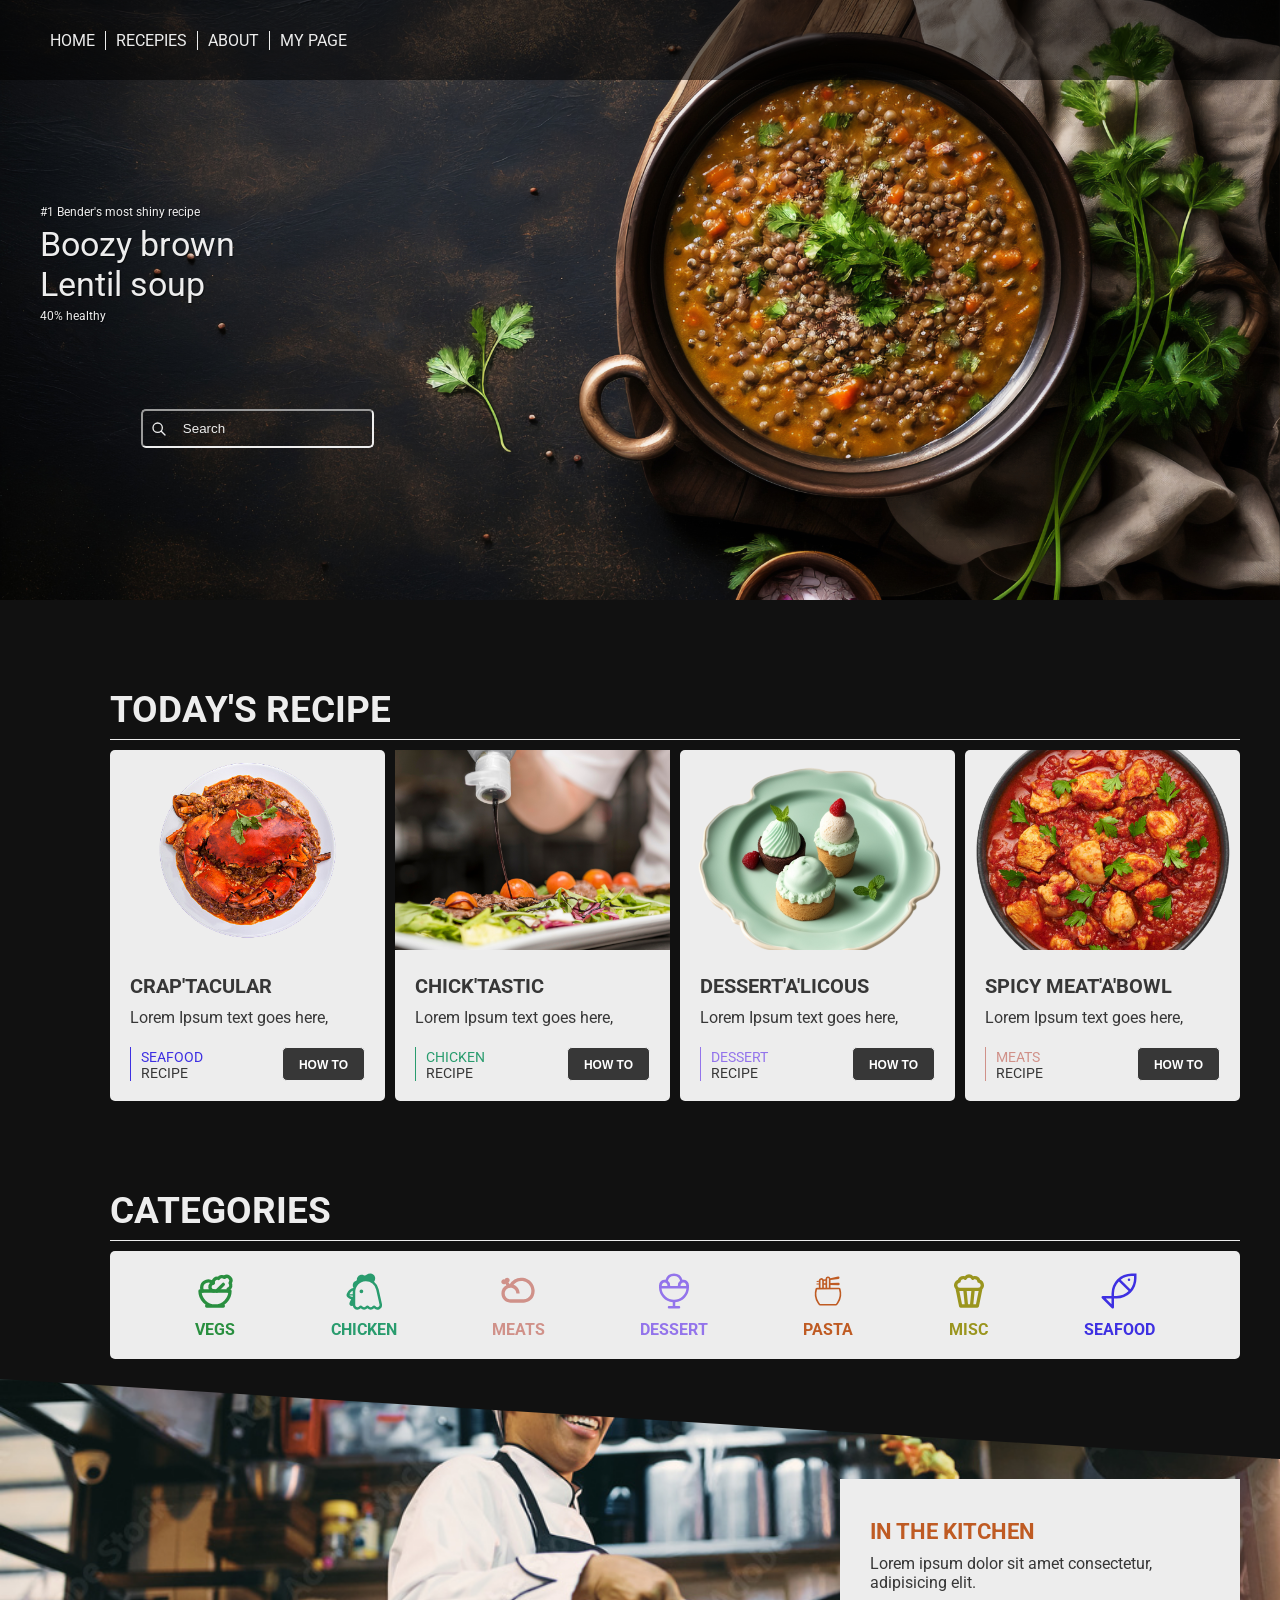
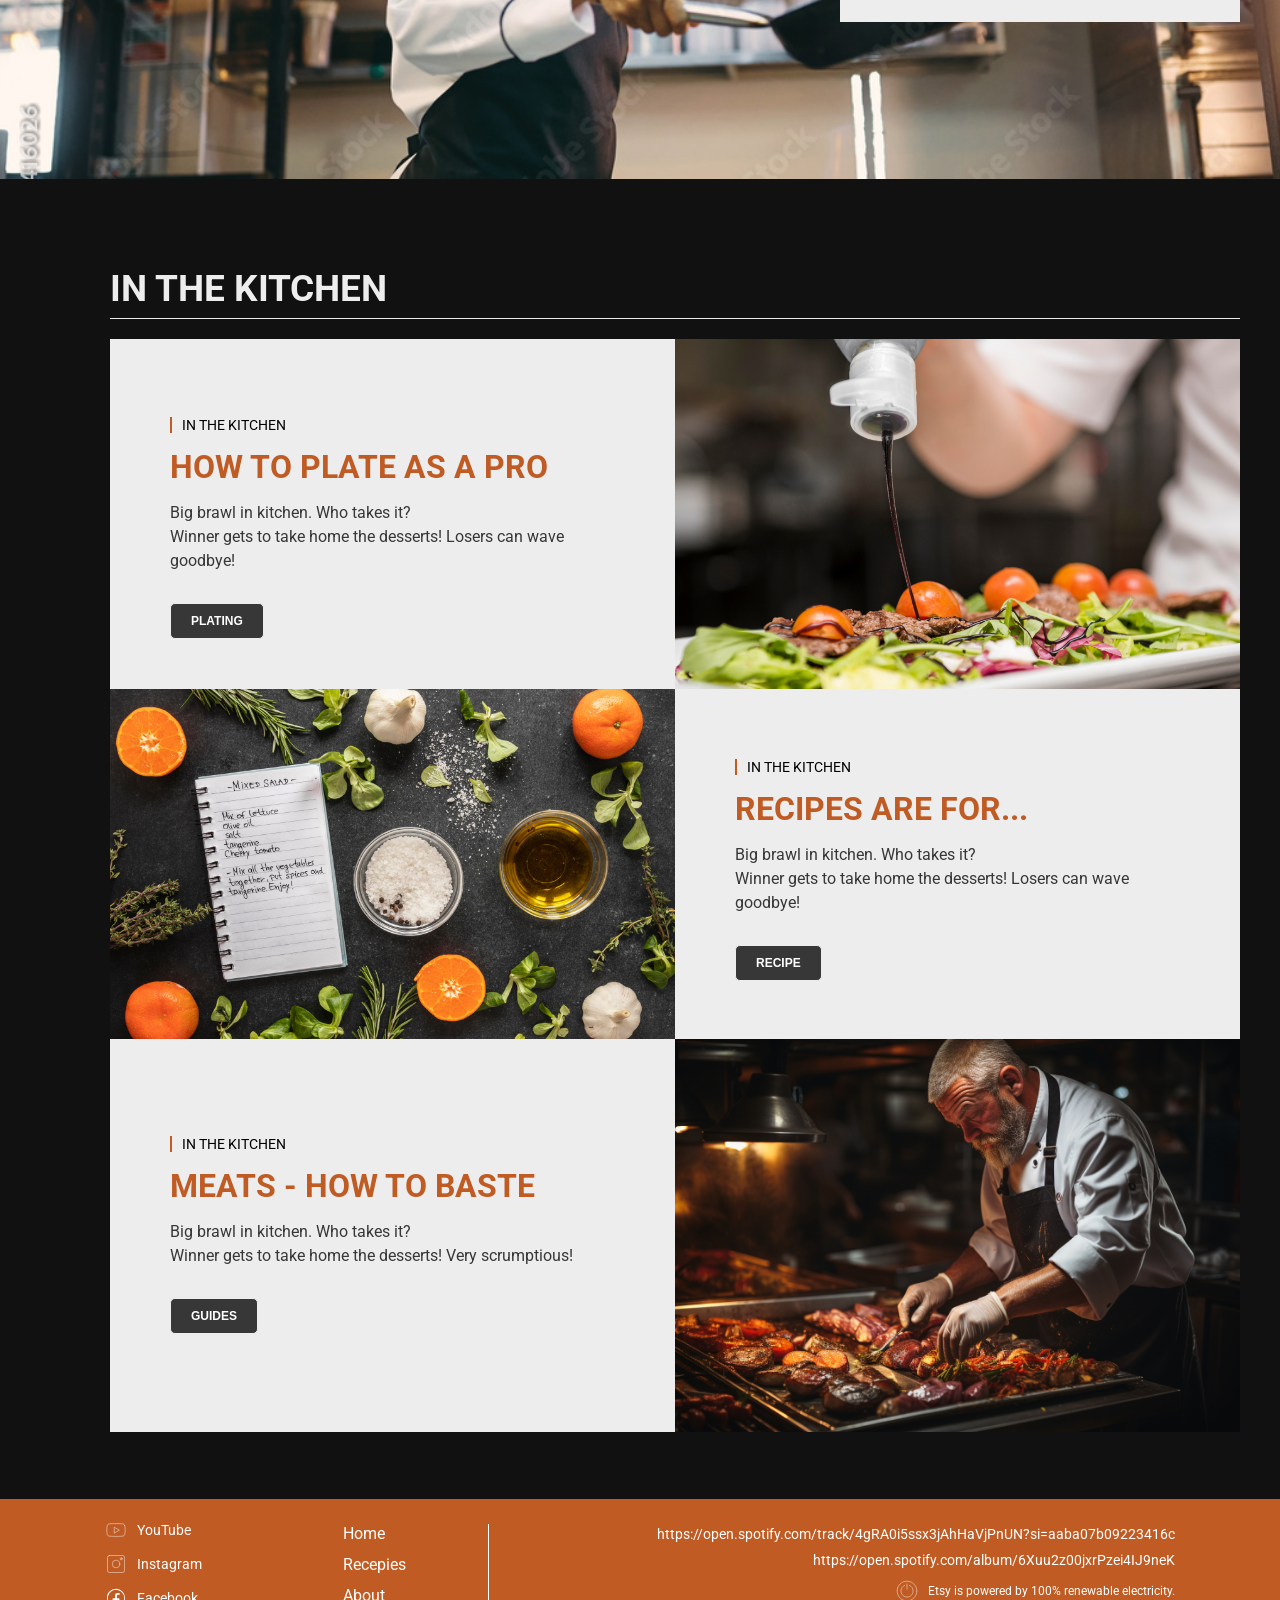
<file: index.html>
<!DOCTYPE html>
<html lang="en">
<head>
    <meta charset="UTF-8">
    <meta name="viewport" content="width=device-width, initial-scale=1.0">
    <title>Ukrainian Recipes</title>
    <meta http-equiv="refresh" content="0; url=homepage/homePage.html">
</head>
<body>
    <a href="homepage/homePage.html">Open website</a>
</body>
</html>
</file>
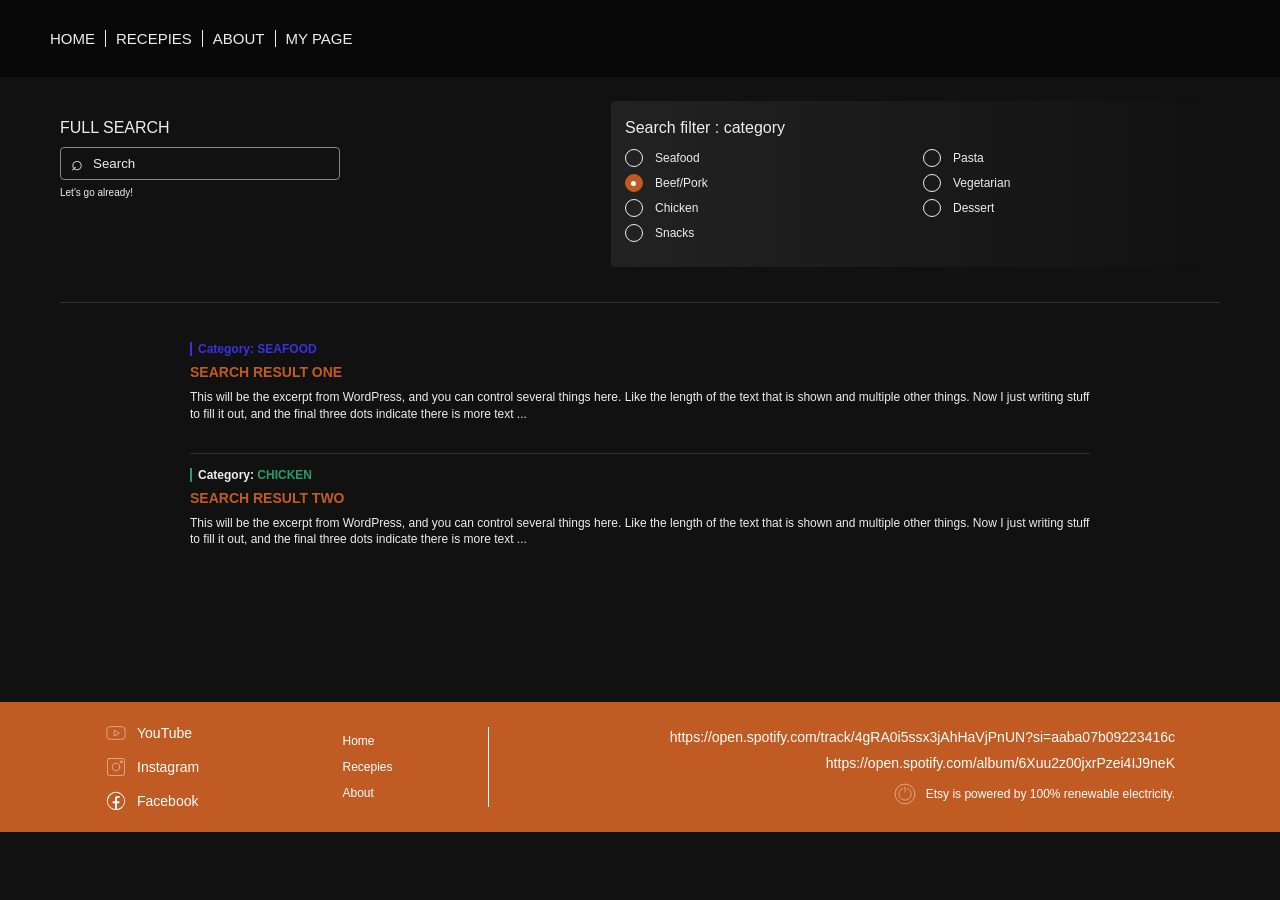
<file: aboutpage/about.html>
<!DOCTYPE html>
<html lang="en">
<head>
    <meta charset="UTF-8">
    <meta name="viewport" content="width=device-width, initial-scale=1.0">
    <title>Full Search</title>
    <link rel="stylesheet" href="./about.css">
</head>
<body>


    <div class="container">

        <!-- Navbar -->
        <nav class="navigation">
            <div class="menu-container">
                <ul>
                    <li><a href="../homepage/homePage.html">HOME</a></li>
                    <li><a href="../recepiespage/recepies.html">RECEPIES</a></li>
                    <li><a href="../aboutpage/about.html">ABOUT</a></li>
                    <li><a href="../mypage/mypage.html">MY PAGE</a></li>
                </ul>
            </div>
        </nav>

        <!-- Search and category filters -->
        <main>

            <section class="search-section">

                <div class="search-box">
                    <h2>FULL SEARCH</h2>

                    <div class="search-input-box">
                        <span>⌕</span>
                        <input  placeholder="Search">
                    </div>

                    <p>Let's go already!</p>
                </div>

                <div class="filters">
                    <h3>Search filter : category</h3>

                    <div class="categories">

                        <div>
                            <label>
                                <input type="radio" name="category">
                                Seafood
                            </label>

                            <label>
                                <input type="radio" name="category" checked>
                                Beef/Pork
                            </label>

                            <label>
                                <input type="radio" name="category">
                                Chicken
                            </label>

                            <label>
                                <input type="radio" name="category">
                                Snacks
                            </label>
                        </div>

                        <div>
                            <label>
                                <input type="radio" name="category">
                                Pasta
                            </label>

                            <label>
                                <input type="radio" name="category">
                                Vegetarian
                            </label>

                            <label>
                                <input type="radio" name="category">
                                Dessert
                            </label>
                        </div>

                    </div>
                </div>

            </section>

            <!-- Search results -->
            <section class="results">

                <article class="result">
                    <p class="category" data-category="seafood">
                        Category: <span>SEAFOOD</span>
                    </p>

                    <h3>SEARCH RESULT ONE</h3>

                    <p>
                        This will be the excerpt from WordPress, and you can
                        control several things here. Like the length of the text
                        that is shown and multiple other things. Now I just
                        writing stuff to fill it out, and the final three dots
                        indicate there is more text ...
                    </p>
                </article>

                <article class="result">
                    <p class="category" data-category="chicken">
                        Category: <span>CHICKEN</span>
                    </p>

                    <h3>SEARCH RESULT TWO</h3>

                    <p>
                        This will be the excerpt from WordPress, and you can
                        control several things here. Like the length of the text
                        that is shown and multiple other things. Now I just
                        writing stuff to fill it out, and the final three dots
                        indicate there is more text ...
                    </p>
                </article>

            </section>

        </main>

       <div class="footer">
        <div class="footer-container">
            <!--  Socials -->
            <div class="footer-col-socials">
                <a href="#">
                    <svg xmlns="http://www.w3.org/2000/svg" width="1em" height="1em" viewBox="0 0 48 48">
	<path d="M0 0h48v48H0z" fill="none" />
	<path fill="none" stroke="currentColor" stroke-linecap="round" stroke-linejoin="round" d="M43.112 14.394a5 5 0 0 0-3.533-3.533c-2.314-.894-24.732-1.332-31.236.025A5 5 0 0 0 4.81 14.42c-1.045 4.583-1.124 14.491.026 19.177a5 5 0 0 0 3.533 3.533c4.583 1.055 26.371 1.203 31.236 0a5 5 0 0 0 3.533-3.533c1.114-4.993 1.193-14.287-.026-19.203" />
	<path fill="none" stroke="currentColor" stroke-linecap="round" stroke-linejoin="round" d="M30.567 23.995L20.12 18.004v11.982Z" />
</svg>
                YouTube
                </a>
                <a href="#">
                    <svg xmlns="http://www.w3.org/2000/svg" width="1em" height="1em" viewBox="0 0 48 48">
	<path d="M0 0h48v48H0z" fill="none" />
	<rect width="37" height="37" x="5.5" y="5.5" fill="none" stroke="currentColor" stroke-linecap="round" stroke-linejoin="round" rx="4" ry="4" />
	<circle cx="35.35" cy="12.65" r="2.25" fill="none" stroke="currentColor" stroke-linecap="round" stroke-linejoin="round" />
	<circle cx="24" cy="24" r="8.25" fill="none" stroke="currentColor" stroke-linecap="round" stroke-linejoin="round" />
</svg>
                Instagram
                </a>
                <a href="#">
                    <svg xmlns="http://www.w3.org/2000/svg" width="1em" height="1em" viewBox="0 0 24 24">
	<path d="M0 0h24v24H0z" fill="none" />
	<path fill="currentColor" d="M19.02 4.975A9.93 9.93 0 0 0 2.07 12A9.935 9.935 0 0 0 12 21.935a10 10 0 0 0 3.8-.75a10.2 10.2 0 0 0 3.22-2.16a9.934 9.934 0 0 0 0-14.05m-.7 13.34a8.92 8.92 0 0 1-5.32 2.57v-6.56h1.88a1 1 0 0 0 0-2H13v-2.74a1 1 0 0 1 1-1h1.2a1 1 0 0 0 0-2h-1.7a2.5 2.5 0 0 0-2.5 2.5v3.24H9.13a1 1 0 1 0 0 2H11v6.56a8.919 8.919 0 1 1 9.26-5.47a9.1 9.1 0 0 1-1.94 2.9" />
</svg>
                Facebook
                </a>
            </div>



            <div class="words">
                <p>Home</p>
                <p>Recepies</p>
                <p>About</p>
            </div>

            <!-- Border -->
            <div class="footer-divider"></div>

            <!-- SpotifyEtsy -->
            <div class="footer-col-right">
                <div class="footer-spotify-links">
                    <a href="#">https://open.spotify.com/track/4gRA0i5ssx3jAhHaVjPnUN?si=aaba07b09223416c</a>
                    <a href="#">https://open.spotify.com/album/6Xuu2z00jxrPzei4IJ9neK</a>
                </div>
                <div class="footer-etsy">
                    <svg xmlns="http://www.w3.org/2000/svg" width="1em" height="1em" viewBox="0 0 48 48">
	                <path d="M0 0h48v48H0z" fill="none" />
	                <path fill="none" stroke="currentColor" stroke-linecap="round" stroke-linejoin="round" d="M24 8.408V19.81m5.255-7.944A13.22 13.22 0 0 1 37.223 24c0 7.303-5.92 13.223-13.223 13.223S10.777 31.303 10.777 24c0-5.27 3.129-10.037 7.964-12.133M45.5 24c0 11.874-9.626 21.5-21.5 21.5S2.5 35.874 2.5 24S12.126 2.5 24 2.5S45.5 12.126 45.5 24" />
                    </svg>

                    <span>Etsy is powered by 100% renewable electricity.</span>
                </div>
            </div>
        </div>
    </div>

    </div>

</body>
</html>
</file>
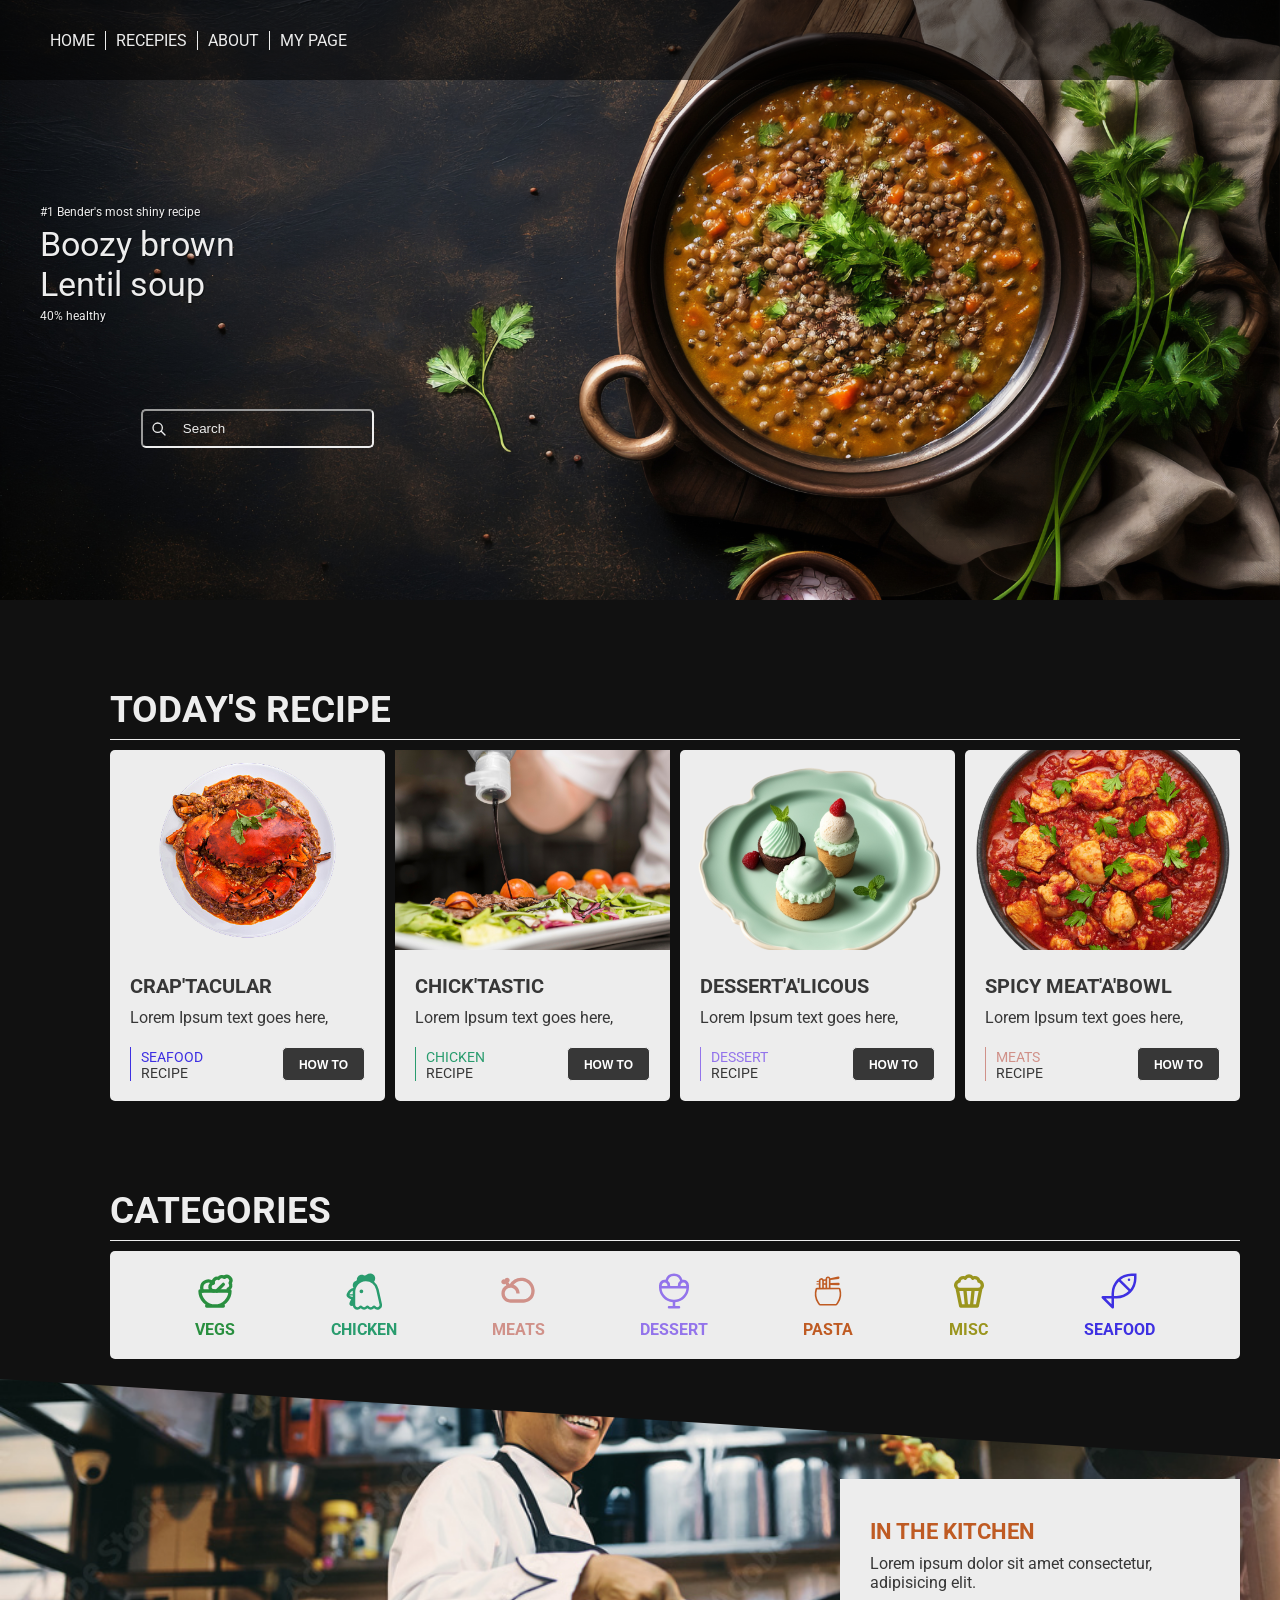
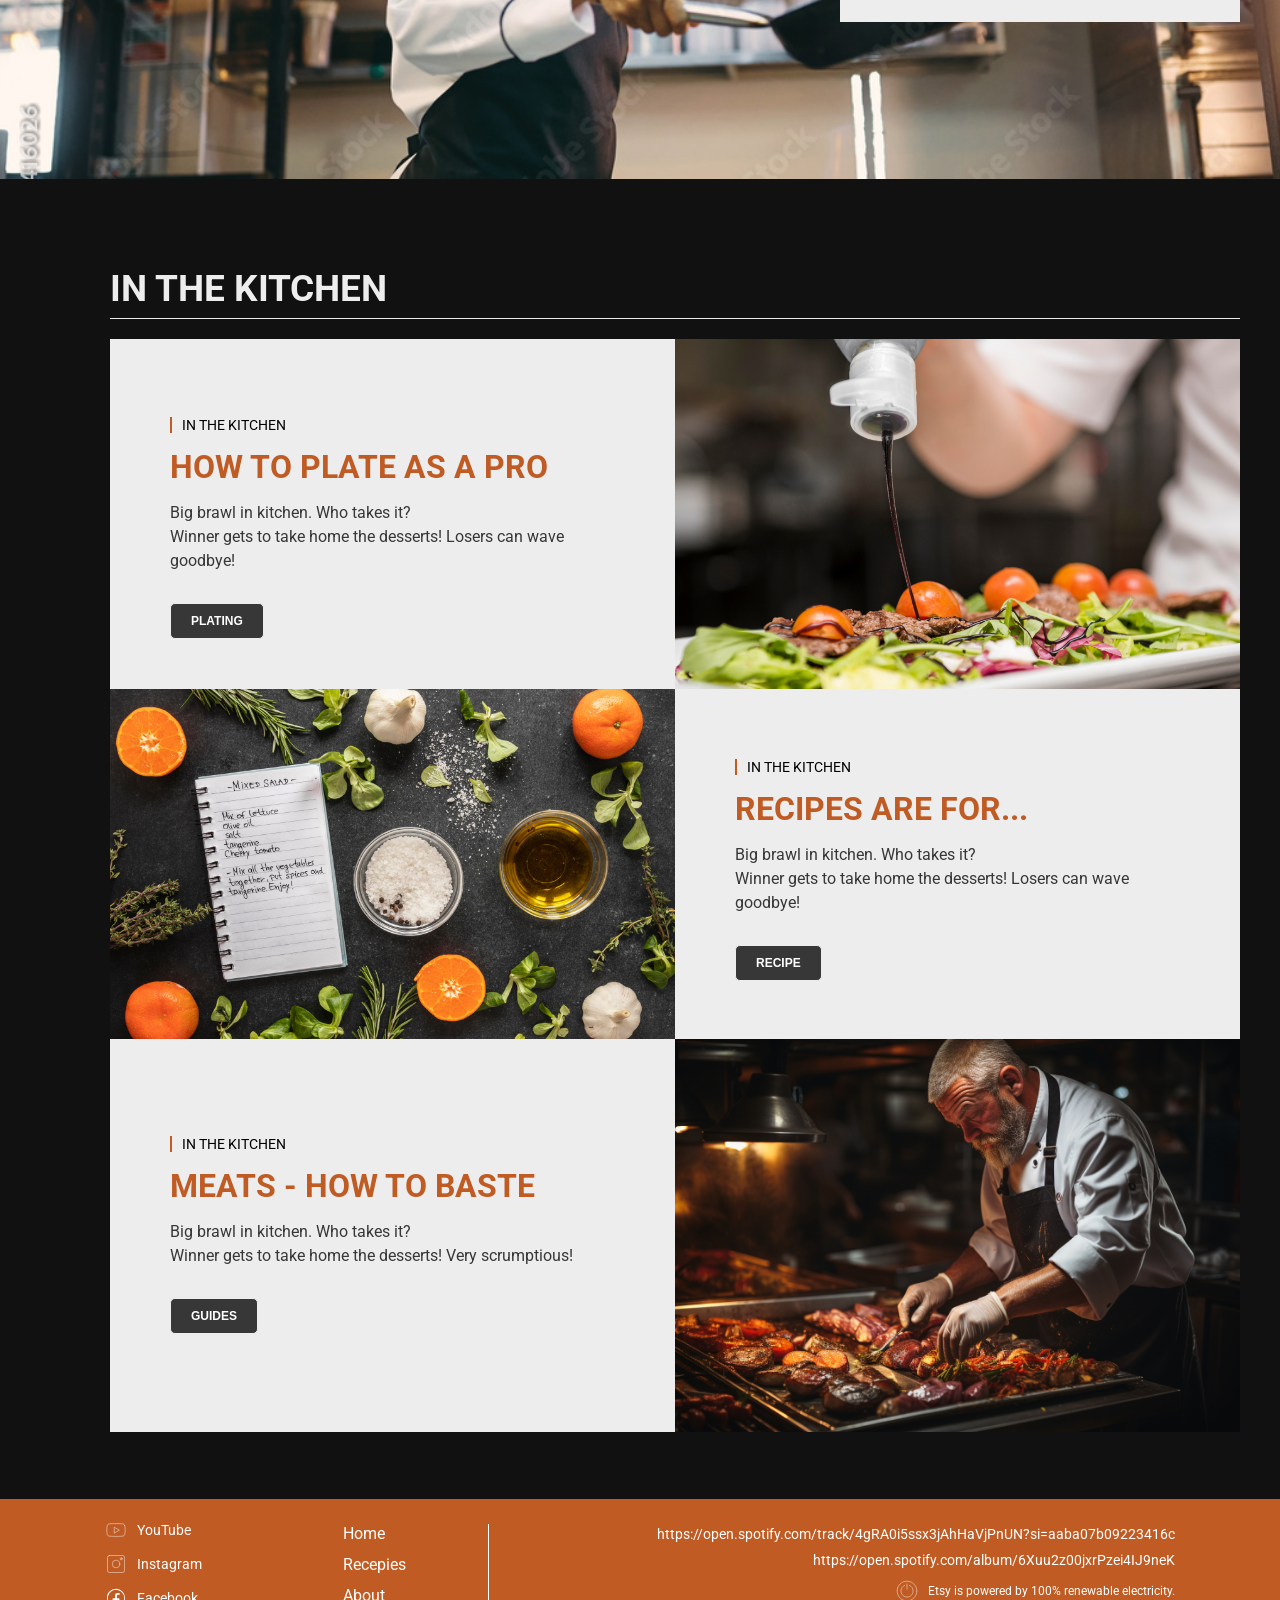
<file: homepage/homePage.html>
<!DOCTYPE html>
<html lang="en">
<head>
    <meta charset="UTF-8">
    <meta name="viewport" content="width=device-width, initial-scale=1.0">
    <title>Document</title>
    <link rel="preconnect" href="https://fonts.googleapis.com">
    <link rel="preconnect" href="https://fonts.gstatic.com" crossorigin>
    <link href="https://fonts.googleapis.com/css2?family=Roboto:ital,wght@0,100..900;1,100..900&display=swap" rel="stylesheet">
    <link rel="stylesheet" href="./home.css">
</head>
<body>
<div class="container">


    
    <nav class="navigation">
        <div class="menu-container">
            <ul>
                <li><a href="../homepage/homePage.html">HOME</a></li>
                <li><a href="../recepiespage/recepies.html">RECEPIES</a></li>
                <li><a href="../aboutpage/about.html">ABOUT</a></li>
                <li><a href="../mypage/mypage.html">MY PAGE</a></li>
            </ul>

        </div>
        <div class="hamburger-menu">
            <span>
            <svg xmlns="http://www.w3.org/2000/svg" width="1em" height="1em" viewBox="0 0 512 512">
	            <path d="M0 0h512v512H0z" fill="none" />
	            <path fill="currentColor" d="M80 96h352v32H80zm0 144h352v32H80zm0 144h352v32H80z" />
            </svg>

            </span>
        </div>
    </nav>

    <div class="mobile-menu">
            <ul>
                <li><a href="../homepage/homePage.html">HOME</a></li>
                <li><a href="../recepiespage/recepies.html">RECEPIES</a></li>
                <li><a href="../aboutpage/about.html">ABOUT</a></li>
                <li><a href="../mypage/mypage.html">MY PAGE</a></li>
            </ul>
    </div>


    <div class="hero">
        <div class="hero-container">
            <div class="hero-text">
                <h6> #1 Bender's most shiny recipe</h6>
                <h4>Boozy brown</h4>
                <h4>Lentil soup</h4>
                <h6> 40% healthy</h6>
            </div>

            <div class="hero-search">
                <div class="search-box">
                    <span class="search-icon">
                        <svg xmlns="http://www.w3.org/2000/svg" width="1em" height="1em" viewBox="0 0 24 24">
	<path d="M0 0h24v24H0z" fill="none" />
	<path fill="none" stroke="currentColor" stroke-linecap="round" stroke-linejoin="round" stroke-width="2" d="m15 15l6 6m-11-4a7 7 0 1 1 0-14a7 7 0 0 1 0 14" />
</svg>

                    </span>
                    <input type="text" placeholder="Search" class="search-input">
                </div>
            </div>


        </div>
    </div>


    <section class="todays_recepies">
        

        <div class="todays_recepies_headline">Today's Recipe</div>
        <div class="todays_recipes_content">
            <!--card-block start (copy me)-->
        <div class="todays_recipes_content_block">
            <div class="todays_recipes_content_block_image">
                <img src="../images/huyna.png" alt="">

            </div>
            <div class="todays_recipes_content_block_text">
                <div class="todays_recipes_content_block_text_top">
                    <h5>CRAP'TACULAR</h5>
                    <p>Lorem Ipsum text goes here,</p>
                </div>
                <div class="todays_recipes_content_block_text_bottom">
                    <div data-category="seafood" class="todays_recipes_content_bottom_area">
                        <div class="todays_recipes_content_bottom_area_left">
                            <p data-category="seafood" id="category-color">Seafood</p>
                            <p>Recipe</p>
                        </div>
                        <div class="todays_recipes_content_bottom_area_right">
                            <div class="todays_recipes_content_area_right_button">
                                <button>
                                    <a href="#">How to</a>
                                </button>
                            </div>
                        </div>
                    </div>
                </div>
            </div>
        </div>

        <!--card-block stop (copy me also)-->

                  <!--card-block start (copy me)-->
        <div class="todays_recipes_content_block">
            <div class="todays_recipes_content_block_image">
                <img src="../images/DENISBOT.jpg" alt="">

            </div>
            <div class="todays_recipes_content_block_text">
                <div class="todays_recipes_content_block_text_top">
                    <h5>CHICK'TASTIC</h5>
                    <p>Lorem Ipsum text goes here,</p>
                </div>
                <div class="todays_recipes_content_block_text_bottom">
                    <div data-category="seafood" class="todays_recipes_content_bottom_area">
                        <div class="todays_recipes_content_bottom_area_left">
                            <p data-category="seafood" id="category-color">chicken</p>
                            <p>Recipe</p>
                        </div>
                        <div class="todays_recipes_content_bottom_area_right">
                            <div class="todays_recipes_content_area_right_button">
                                <button>
                                    <a href="#">How to</a>
                                </button>
                            </div>
                        </div>
                    </div>
                </div>
            </div>
        </div>

        <!--card-block stop (copy me also)-->

                  <!--card-block start (copy me)-->
        <div class="todays_recipes_content_block">
            <div class="todays_recipes_content_block_image">
                <img src="../images/OLEGBUVTYT.png" alt="">

            </div>
            <div class="todays_recipes_content_block_text">
                <div class="todays_recipes_content_block_text_top">
                    <h5>DESSERT'A'LICOUS</h5>
                    <p>Lorem Ipsum text goes here,</p>
                </div>
                <div class="todays_recipes_content_block_text_bottom">
                    <div data-category="seafood" class="todays_recipes_content_bottom_area">
                        <div class="todays_recipes_content_bottom_area_left">
                            <p data-category="seafood" id="category-color">dessert</p>
                            <p>Recipe</p>
                        </div>
                        <div class="todays_recipes_content_bottom_area_right">
                            <div class="todays_recipes_content_area_right_button">
                                <button>
                                    <a href="#">How to</a>
                                </button>
                            </div>
                        </div>
                    </div>
                </div>
            </div>
        </div>

        <!--card-block stop (copy me also)-->

                  <!--card-block start (copy me)-->
        <div class="todays_recipes_content_block">
            <div class="todays_recipes_content_block_image">
                <img src="../images/VAMOSIGAMOS.png" alt="">

            </div>
            <div class="todays_recipes_content_block_text">
                <div class="todays_recipes_content_block_text_top">
                    <h5>SPICY MEAT'A'BOWL</h5>
                    <p>Lorem Ipsum text goes here,</p>
                </div>
                <div class="todays_recipes_content_block_text_bottom">
                    <div data-category="seafood" class="todays_recipes_content_bottom_area">
                        <div class="todays_recipes_content_bottom_area_left">
                            <p data-category="seafood" id="category-color">meats</p>
                            <p>Recipe</p>
                        </div>
                        <div class="todays_recipes_content_bottom_area_right">
                            <div class="todays_recipes_content_area_right_button">
                                <button>
                                    <a href="#">How to</a>
                                </button>
                            </div>
                        </div>
                    </div>
                </div>
            </div>
        </div>

        <!--card-block stop (copy me also)-->

        

        </div>



    </section>



    <section class="categories">
        <div class="todays_recepies_headline">Categories</div>
        <div class="categories_content">
            <div class="categories_content_block">
                <span data-category="vegs" class="iconify">
                   <svg xmlns="http://www.w3.org/2000/svg" width="1em" height="1em" viewBox="0 0 24 24">
	<path d="M0 0h24v24H0z" fill="none" />
	<g fill="none" stroke="currentColor" stroke-linecap="round" stroke-linejoin="round" stroke-width="2">
		<path d="M7 21h10m-5 0a9 9 0 0 0 9-9H3a9 9 0 0 0 9 9" />
		<path d="M11.38 12a2.4 2.4 0 0 1-.4-4.77a2.4 2.4 0 0 1 3.2-2.77a2.4 2.4 0 0 1 3.47-.63a2.4 2.4 0 0 1 3.37 3.37a2.4 2.4 0 0 1-1.1 3.7a2.5 2.5 0 0 1 .03 1.1M13 12l4-4" />
		<path d="M10.9 7.25A3.99 3.99 0 0 0 4 10c0 .73.2 1.41.54 2" />
	</g>
</svg>


                </span>
                <p data-category="vegs">Vegs</p>
            </div>

             <div class="categories_content_block">
                <span data-category="chicken" class="iconify">
    <svg xmlns="http://www.w3.org/2000/svg" width="1em" height="1em" viewBox="0 0 32 32">
	<path d="M0 0h32v32H0z" fill="none" />
	<g fill="currentColor">
		<path d="M15.42 16.25a1.5 1.5 0 1 1-3 0a1.5 1.5 0 0 1 3 0" />
		<path d="M21.19 2c3.336.077 4.97 4.034 2.87 6.502a10.35 10.35 0 0 1 3.65 6.085l2.646 11.865c.057.258.081.52.093.748l.001.025v.025a3.748 3.748 0 0 1-6.41 2.643A3.76 3.76 0 0 1 21.38 31a3.74 3.74 0 0 1-2.66-1.107A3.76 3.76 0 0 1 16.06 31a3.74 3.74 0 0 1-2.66-1.108A3.73 3.73 0 0 1 10.71 31c-1.894-.013-3.408-1.44-3.678-3.228a1.84 1.84 0 0 1-.891.228c-1.317 0-2.206-1.34-1.71-2.564l.89-2.126c.113-.268.286-.499.5-.677c-1.13-.302-2.228-.846-3.191-1.818c-.506-.507-.678-1.094-.603-1.691c.05-.395.221-.805.334-1.075l.05-.122l.016-.04l.02-.037c.627-1.244 1.384-2.247 2.327-2.983a6.56 6.56 0 0 1 2.716-1.25q.03-.095.063-.19A3.84 3.84 0 0 1 7 11.61a3.88 3.88 0 0 1 2.76-3.89c.33-.1.55-.4.55-.74v-.01c0-2.14 1.73-3.87 3.87-3.87c.56 0 1.09.12 1.57.33c.76.34 1.66.21 2.3-.33a4.72 4.72 0 0 1 3-1.1zM6.99 19.5H4.146c.806.772 1.757 1.156 2.844 1.343zm0-1v-1.64q0-.515.048-1.019a4.4 4.4 0 0 0-1.033.602c-.599.468-1.144 1.133-1.642 2.057zm18.758-3.523a8.34 8.34 0 0 0-8.574-6.768h-.001c-4.58.197-8.183 4.042-8.183 8.651V27.2c0 .995.79 1.794 1.737 1.8h.004a1.76 1.76 0 0 0 1.453-.758l.002-.003c.587-.82 1.836-.86 2.435.01c.324.458.846.751 1.439.751a1.77 1.77 0 0 0 1.442-.756l.004-.005c.586-.82 1.836-.86 2.435.01c.324.458.846.751 1.439.751a1.77 1.77 0 0 0 1.442-.756l.004-.005c.586-.82 1.836-.86 2.435.01c.324.458.846.751 1.439.751c.96 0 1.737-.77 1.75-1.727a2.5 2.5 0 0 0-.046-.385l-2.653-11.895z" />
	</g>
</svg>


                </span>
                <p data-category="chicken">Chicken</p>
            </div>
             <div class="categories_content_block">
                <span data-category="meats" class="iconify">
<svg xmlns="http://www.w3.org/2000/svg" width="1em" height="1em" viewBox="0 0 24 24">
	<path d="M0 0h24v24H0z" fill="none" />
	<path fill="currentColor" d="M3.5 8c.35 0 .66-.12.92-.32l.62.93a5.5 5.5 0 0 0-2.99 4.89c0 3 2.44 5.46 5.45 5.5h7.76c2.73 0 5.14-1.55 6.13-3.95c.48-1.15.67-2.38.58-3.64c-.27-3.71-3.24-6.86-6.92-7.34a8 8 0 0 0-7.99 3.95h-.02L6.22 6.8c.45-.26.76-.74.76-1.3c0-.83-.67-1.5-1.5-1.5c-.69 0-1.27.47-1.44 1.11A1.498 1.498 0 0 0 1.98 6.5c0 .83.67 1.5 1.5 1.5Zm4 2c1.93 0 3.5 1.57 3.5 3.5h2c0-2.4-1.55-4.44-3.7-5.19a6.02 6.02 0 0 1 5.5-2.26c2.75.36 4.98 2.72 5.18 5.5c.07.95-.08 1.87-.43 2.73c-.67 1.63-2.4 2.72-4.29 2.72H7.51c-1.91-.02-3.46-1.59-3.46-3.5S5.62 10 7.48 10z" />
</svg>


                </span>
                <p data-category="meats">meats</p>
            </div>
             <div class="categories_content_block">
                <span data-category="dessert" class="iconify">
  <svg xmlns="http://www.w3.org/2000/svg" width="1em" height="1em" viewBox="0 0 1024 1024">
	<path d="M0 0h1024v1024H0z" fill="none" />
	<path fill="currentColor" d="M128 416v-48a144 144 0 0 1 168.6-141.9a224.1 224.1 0 0 1 430.8 0A144 144 0 0 1 896 368v48a384 384 0 0 1-352 382.7V896h-64v-97.3A384 384 0 0 1 128 416m287.1-32h193.8a144 144 0 0 1 58.9-132.8a160 160 0 0 0-311.6 0A144 144 0 0 1 415.1 384m-72.9 0a72 72 0 1 0-140.5 0zm339.6 0h140.4a72 72 0 1 0-140.5 0zM512 736a320 320 0 0 0 318.4-288H193.6A320 320 0 0 0 512 736M384 896h256a32 32 0 1 1 0 64H384a32 32 0 1 1 0-64" />
</svg>


                </span>
                <p data-category="dessert">dessert</p>
            </div>
             <div class="categories_content_block">
                <span data-category="pasta" class="iconify">
   <svg xmlns="http://www.w3.org/2000/svg" width="1em" height="1em" viewBox="0 0 24 24">
	<path d="M0 0h24v24H0z" fill="none" />
	<path fill="currentColor" d="M19.5 10.705a.95.95 0 0 0-.92-.67h-5.07v-1.68l4.75.17h.02a.734.734 0 0 0 .73-.73a.72.72 0 0 0-.75-.72l-4.75.17v-1.84l4.78-.67a.72.72 0 0 0 .62-.72a.5.5 0 0 0-.01-.12a.716.716 0 0 0-.87-.58l-4.6.98a1.5 1.5 0 0 0-2.92.47v.15l-1.14.24a1.494 1.494 0 0 0-2.86.61v.01l-1.2.25a.27.27 0 0 0-.2.26v.04a.257.257 0 0 0 .29.21l1.11-.15V7.5l-1.25.04a.263.263 0 0 0-.25.26a.256.256 0 0 0 .25.26l1.25.04v1.94H5.425a.96.96 0 0 0-.92.68a10.12 10.12 0 0 0 1.19 8.53l.61.92a1.23 1.23 0 0 0 1.05.57h9.3a1.23 1.23 0 0 0 1.04-.57l.61-.92a10.14 10.14 0 0 0 1.195-8.545m-7.99-5.94a.5.5 0 0 1 .5-.5a.5.5 0 0 1 .5.5v5.24h-1Zm-2 1.2l1-.14v1.53l-1 .03Zm0 2.25l1 .03v1.79h-1Zm-2-2.45a.5.5 0 0 1 .5-.5a.5.5 0 0 1 .5.5v4.24h-1Zm9.96 12.93l-.6.93a.26.26 0 0 1-.21.11h-9.3a.24.24 0 0 1-.21-.11l-.61-.93a9.23 9.23 0 0 1-1.11-7.66l13.12-.03a9.12 9.12 0 0 1-1.085 7.695Z" />
</svg>


                </span>
                <p data-category="pasta">Pasta</p>
            </div>
             <div class="categories_content_block">
                <span data-category="misc" class="iconify">
 <svg xmlns="http://www.w3.org/2000/svg" width="1em" height="1em" viewBox="0 0 24 24">
	<path d="M0 0h24v24H0z" fill="none" />
	<path fill="currentColor" d="M18.76 5.24A3.5 3.5 0 0 0 15.5 3c-.31 0-.63.04-.93.13a3.487 3.487 0 0 0-5.14 0C9.12 3.04 8.81 3 8.5 3c-1.47 0-2.75.91-3.26 2.24a3.498 3.498 0 0 0-1.22 5.73c0 .08-.02.15 0 .22l2 10c.09.47.5.8.98.8h10c.48 0 .89-.34.98-.8l2-10c.02-.08 0-.15 0-.22c.63-.63 1.02-1.51 1.02-2.47c0-1.47-.91-2.75-2.24-3.26M6.23 7.03a.99.99 0 0 0 .8-.8c.18-.97 1.33-1.55 2.24-1c.24.14.52.18.79.11c.27-.08.49-.26.62-.5a1.486 1.486 0 0 1 2.66 0c.13.25.35.43.62.5c.27.08.55.04.79-.11c.91-.54 2.06.03 2.24 1c.07.41.39.73.8.8a1.498 1.498 0 0 1-.27 2.97H6.5a1.498 1.498 0 0 1-.27-2.97M13.4 12l-.8 8h-1.19l-.8-8zm-7.18 0H8.6l.8 8H7.82zm9.96 8H14.6l.8-8h2.38z" />
</svg>


                </span>
                <p data-category="misc">Misc</p>
            </div>
             <div class="categories_content_block">
                <span data-category="seafood" class="iconify">
                    <svg xmlns="http://www.w3.org/2000/svg" width="1em" height="1em" viewBox="0 0 32 32">
	<path d="M0 0h32v32H0z" fill="none" />
	<circle cx="24" cy="7" r="1" fill="currentColor" />
	<path fill="currentColor" d="M26 2a16.02 16.02 0 0 0-16 16v2H3a1 1 0 0 0-.707 1.707l8 8A1 1 0 0 0 12 29v-7h2A16.02 16.02 0 0 0 30 6V2ZM10 26.586L5.414 22H10ZM12 20v-2a13.94 13.94 0 0 1 3.908-9.678l7.77 7.77A13.94 13.94 0 0 1 14 20ZM28 6a13.9 13.9 0 0 1-2.98 8.606L17.395 6.98A13.9 13.9 0 0 1 26 4h2Z" />
</svg>

                </span>
                <p data-category="seafood">Seafood</p>
            </div>

        </div>
    </section>



    <section class="image_section">

        <div class="image_section_controller">
            <div class="image_section_box">
                <h4> In the kitchen</h4>
                <p>Lorem ipsum dolor sit amet consectetur, adipisicing elit.</p>
            </div>
        </div>

    </section>



<section class="content-area">
        <div class="In_the_kitchen_headline">IN THE KITCHEN</div>
        
        <div class="kitchen-grid-container">
            <!-- Row 1: Text Left (Cols 1-6), Image Right (Cols 7-12) -->
            <div class="kitchen-row">
                <div class="kitchen-text-box">
                    <div class="category-tag">In the kitchen</div>
                    <h3>How to plate as a pro</h3>
                    <p>Big brawl in kitchen. Who takes it? <br>Winner gets to take home the desserts! Losers can wave goodbye!</p>
                    <button><a href="#">Plating</a></button>
                </div>
                <div class="kitchen-image-box">
                    <img src="../images/DENISBOT.jpg" alt="Plating as a pro">
                </div>
            </div>

            <!-- Row 2: Image Left (Cols 1-6), Text Right (Cols 7-12) -->
            <div class="kitchen-row">
                <div class="kitchen-image-box">
                    <img src="../images/notenook.jpg" alt="Recipes are for">
                </div>
                <div class="kitchen-text-box">
                    <div class="category-tag">In the kitchen</div>
                    <h3>Recipes are for...</h3>
                    <p>Big brawl in kitchen. Who takes it? <br>Winner gets to take home the desserts! Losers can wave goodbye!</p>
                    <button><a href="#">Recipe</a></button>
                </div>
            </div>

            <!-- Row 3: Text Left (Cols 1-6), Image Right (Cols 7-12) -->
            <div class="kitchen-row">
                <div class="kitchen-text-box">
                    <div class="category-tag">In the kitchen</div>
                    <h3>Meats - How to baste</h3>
                    <p>Big brawl in kitchen. Who takes it? <br>Winner gets to take home the desserts! Very scrumptious!</p>
                    <button><a href="#">Guides</a></button>
                </div>
                <div class="kitchen-image-box">
                    <img src="../images/man.jpg" alt="Meats how to baste">
                </div>
            </div>
        </div>
    </section>



    <div class="footer">
        <div class="footer-container">
            <!--  Socials -->
            <div class="footer-col-socials">
                <a href="#">
                    <svg xmlns="http://www.w3.org/2000/svg" width="1em" height="1em" viewBox="0 0 48 48">
	<path d="M0 0h48v48H0z" fill="none" />
	<path fill="none" stroke="currentColor" stroke-linecap="round" stroke-linejoin="round" d="M43.112 14.394a5 5 0 0 0-3.533-3.533c-2.314-.894-24.732-1.332-31.236.025A5 5 0 0 0 4.81 14.42c-1.045 4.583-1.124 14.491.026 19.177a5 5 0 0 0 3.533 3.533c4.583 1.055 26.371 1.203 31.236 0a5 5 0 0 0 3.533-3.533c1.114-4.993 1.193-14.287-.026-19.203" />
	<path fill="none" stroke="currentColor" stroke-linecap="round" stroke-linejoin="round" d="M30.567 23.995L20.12 18.004v11.982Z" />
</svg>
                YouTube
                </a>
                <a href="#">
                    <svg xmlns="http://www.w3.org/2000/svg" width="1em" height="1em" viewBox="0 0 48 48">
	<path d="M0 0h48v48H0z" fill="none" />
	<rect width="37" height="37" x="5.5" y="5.5" fill="none" stroke="currentColor" stroke-linecap="round" stroke-linejoin="round" rx="4" ry="4" />
	<circle cx="35.35" cy="12.65" r="2.25" fill="none" stroke="currentColor" stroke-linecap="round" stroke-linejoin="round" />
	<circle cx="24" cy="24" r="8.25" fill="none" stroke="currentColor" stroke-linecap="round" stroke-linejoin="round" />
</svg>
                Instagram
                </a>
                <a href="#">
                    <svg xmlns="http://www.w3.org/2000/svg" width="1em" height="1em" viewBox="0 0 24 24">
	<path d="M0 0h24v24H0z" fill="none" />
	<path fill="currentColor" d="M19.02 4.975A9.93 9.93 0 0 0 2.07 12A9.935 9.935 0 0 0 12 21.935a10 10 0 0 0 3.8-.75a10.2 10.2 0 0 0 3.22-2.16a9.934 9.934 0 0 0 0-14.05m-.7 13.34a8.92 8.92 0 0 1-5.32 2.57v-6.56h1.88a1 1 0 0 0 0-2H13v-2.74a1 1 0 0 1 1-1h1.2a1 1 0 0 0 0-2h-1.7a2.5 2.5 0 0 0-2.5 2.5v3.24H9.13a1 1 0 1 0 0 2H11v6.56a8.919 8.919 0 1 1 9.26-5.47a9.1 9.1 0 0 1-1.94 2.9" />
</svg>
                Facebook
                </a>
            </div>



            <div class="words">
                <p>Home</p>
                <p>Recepies</p>
                <p>About</p>
            </div>

            

            <!-- Border -->
            <div class="footer-divider"></div>

            <!-- SpotifyEtsy -->
            <div class="footer-col-right">
                <div class="footer-spotify-links">
                    <a href="#">https://open.spotify.com/track/4gRA0i5ssx3jAhHaVjPnUN?si=aaba07b09223416c</a>
                    <a href="#">https://open.spotify.com/album/6Xuu2z00jxrPzei4IJ9neK</a>
                </div>
                <div class="footer-etsy">
                    <svg xmlns="http://www.w3.org/2000/svg" width="1em" height="1em" viewBox="0 0 48 48">
	                <path d="M0 0h48v48H0z" fill="none" />
	                <path fill="none" stroke="currentColor" stroke-linecap="round" stroke-linejoin="round" d="M24 8.408V19.81m5.255-7.944A13.22 13.22 0 0 1 37.223 24c0 7.303-5.92 13.223-13.223 13.223S10.777 31.303 10.777 24c0-5.27 3.129-10.037 7.964-12.133M45.5 24c0 11.874-9.626 21.5-21.5 21.5S2.5 35.874 2.5 24S12.126 2.5 24 2.5S45.5 12.126 45.5 24" />
                    </svg>

                    <span>Etsy is powered by 100% renewable electricity.</span>
                </div>
            </div>
        </div>
    </div>

        </div>
    </div>

</div>
    <script src="../js/app.js"></script>
</body>
</html>
</file>
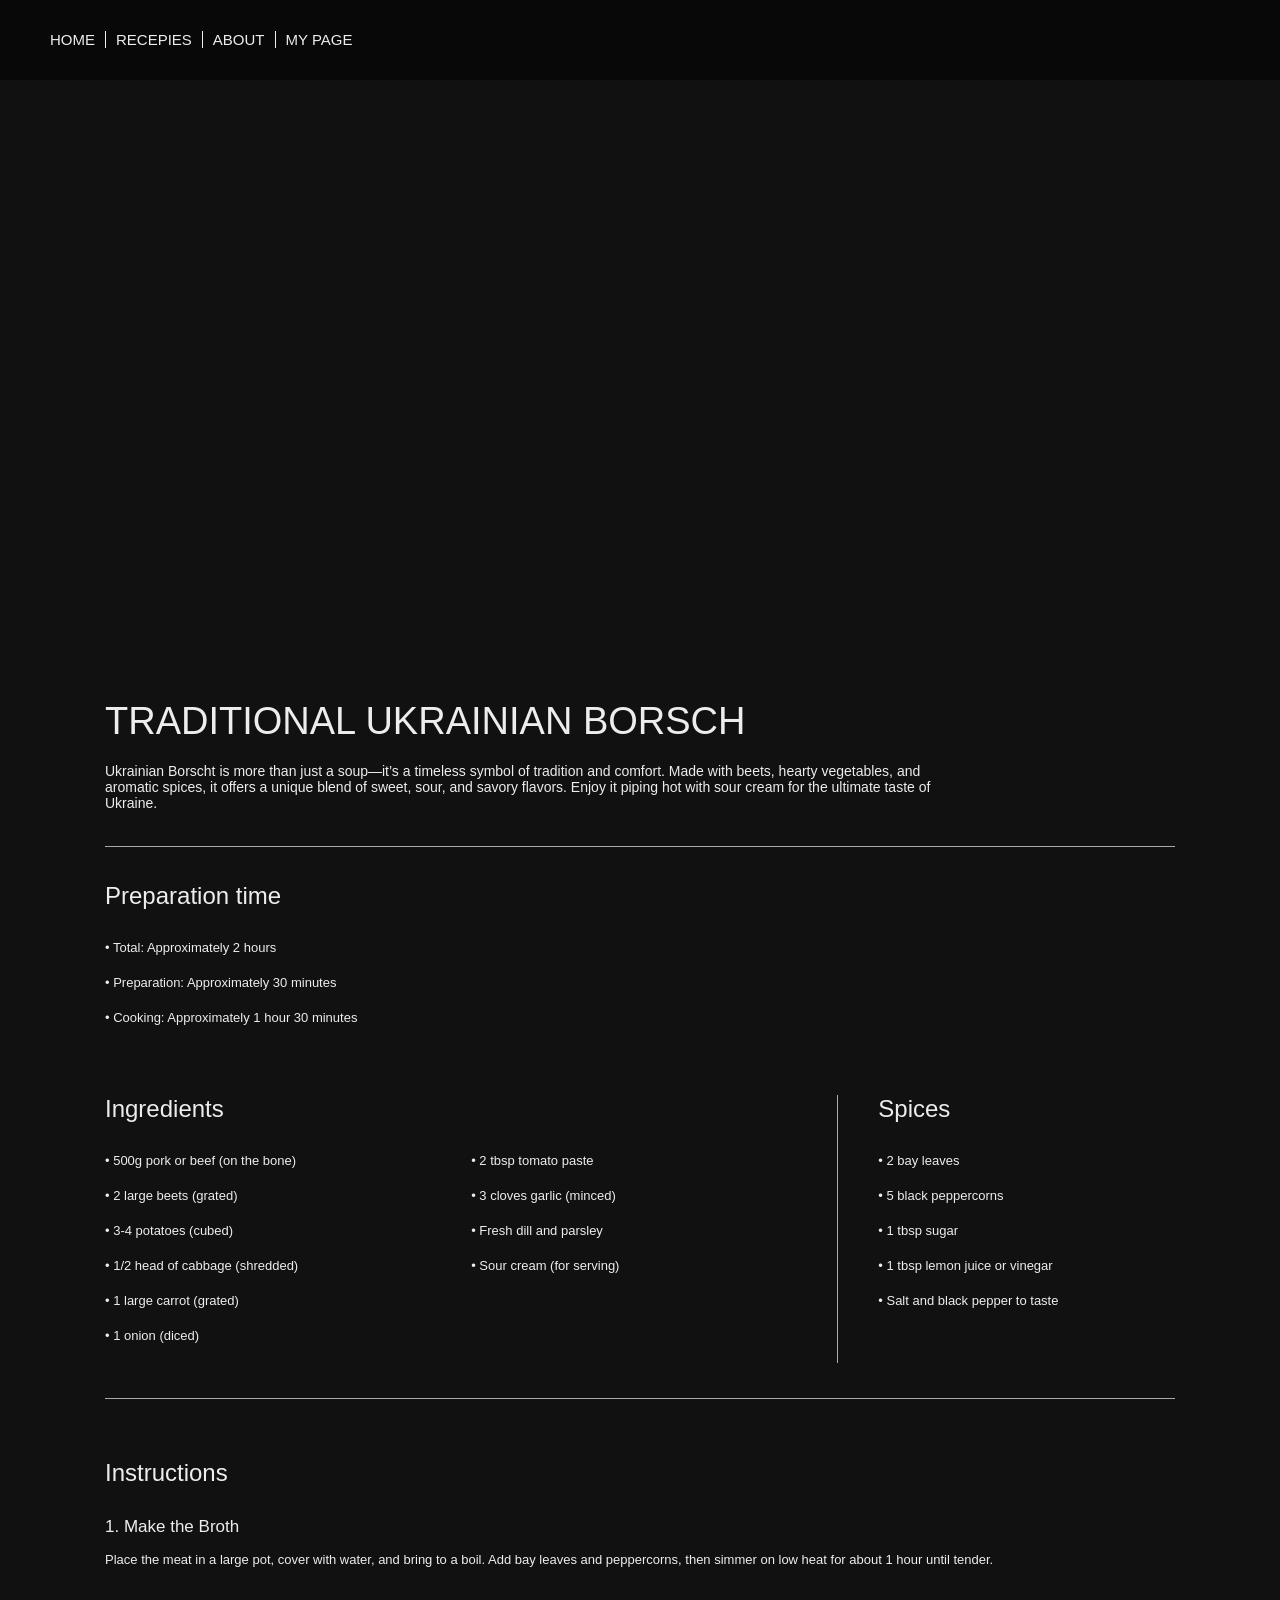
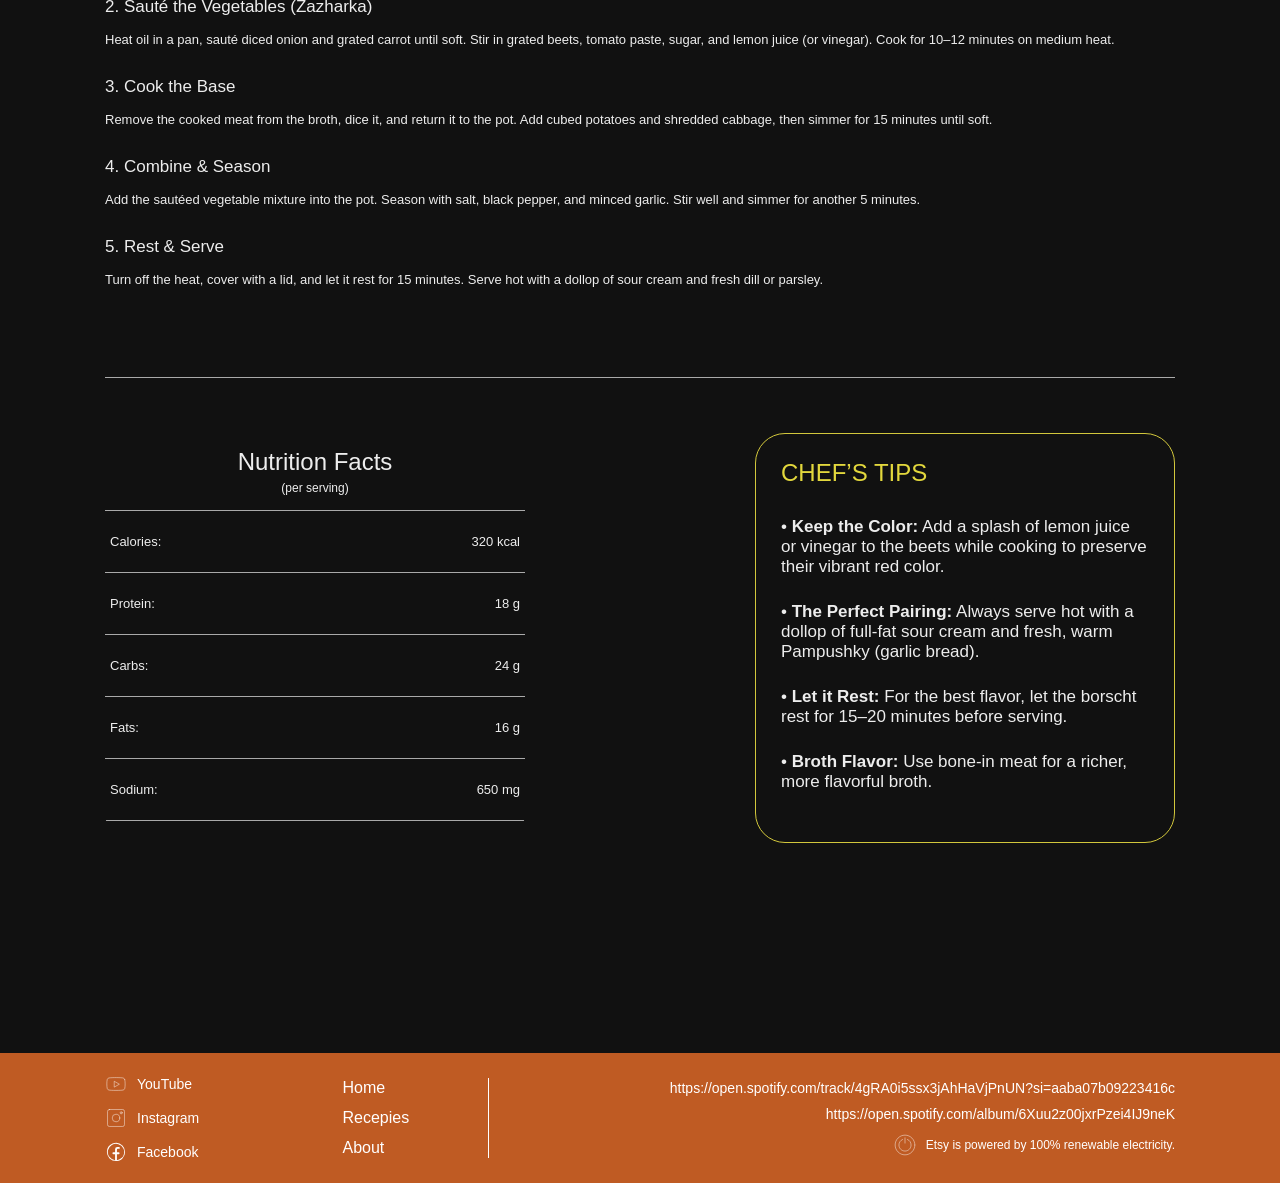
<file: mypage/mypage.html>
<!DOCTYPE html>
<html lang="en">
<head>
    <meta charset="UTF-8">
    <meta name="viewport" content="width=device-width, initial-scale=1.0">
    <link rel="stylesheet" href="./mypage.css">
    <title>Document</title>
</head>
<body>

    
    <nav class="navigation">
        <div class="menu-container">
            <ul>
                <li><a href="../homepage/homePage.html">HOME</a></li>
                <li><a href="../recepiespage/recepies.html">RECEPIES</a></li>
                <li><a href="../aboutpage/about.html">ABOUT</a></li>
                <li><a href="../mypage/mypage.html">MY PAGE</a></li>
            </ul>

        </div>
    </nav>

    


    <!-- IMAGE -->
    <div class="image">
         



    </div>



<div class="container">




    <!-- MAIN TEXT -->
    <div class="recipe">


        <!-- INTRO -->
        <div class="intro">

            <h1>TRADITIONAL UKRAINIAN BORSCH</h1>

            <p>
                Ukrainian Borscht is more than just a soup—it’s a timeless symbol of tradition and comfort.
                Made with beets, hearty vegetables, and aromatic spices, it offers a unique blend of sweet,
                sour, and savory flavors. Enjoy it piping hot with sour cream for the ultimate taste of Ukraine.
            </p>

        </div>


        <div class="line"></div>


        <!-- PREPARATION -->
        <div class="preparation">

            <h2>Preparation time</h2>

            <p>• Total: Approximately 2 hours</p>
            <p>• Preparation: Approximately 30 minutes</p>
            <p>• Cooking: Approximately 1 hour 30 minutes</p>

        </div>


        <!-- INGREDIENTS + SPICES -->
        <div class="ingredients_area">


            <div class="ingredients">

                <h2>Ingredients</h2>

                <div class="ingredients_columns">

                    <div class="text_left_in_column">
                        <p>• 500g pork or beef (on the bone)</p>
                        <p>• 2 large beets (grated)</p>
                        <p>• 3-4 potatoes (cubed)</p>
                        <p>• 1/2 head of cabbage (shredded)</p>
                        <p>• 1 large carrot (grated)</p>
                        <p>• 1 onion (diced)</p>
                    </div>


                    <div class="text_right_in_column">
                        <p>• 2 tbsp tomato paste</p>
                        <p>• 3 cloves garlic (minced)</p>
                        <p>• Fresh dill and parsley</p>
                        <p>• Sour cream (for serving)</p>
                    </div>

                </div>

            </div>


            <div class="vertical_line"></div>


            <div class="spices">

                <h2>Spices</h2>

                <p>• 2 bay leaves</p>
                <p>• 5 black peppercorns</p>
                <p>• 1 tbsp sugar</p>
                <p>• 1 tbsp lemon juice or vinegar</p>
                <p>• Salt and black pepper to taste</p>

            </div>


        </div>


        <div class="line"></div>


        <!-- INSTRUCTIONS -->
        <div class="instructions">

            <h2>Instructions</h2>


            <div class="step">

                <h3>1. Make the Broth</h3>

                <p>
                    Place the meat in a large pot, cover with water, and bring to a boil.
                    Add bay leaves and peppercorns, then simmer on low heat for about 1 hour until tender.
                </p>

            </div>


            <div class="step">

                <h3>2. Sauté the Vegetables (Zazharka)</h3>

                <p>
                    Heat oil in a pan, sauté diced onion and grated carrot until soft.
                    Stir in grated beets, tomato paste, sugar, and lemon juice (or vinegar).
                    Cook for 10–12 minutes on medium heat.
                </p>

            </div>


            <div class="step">

                <h3>3. Cook the Base</h3>

                <p>
                    Remove the cooked meat from the broth, dice it, and return it to the pot.
                    Add cubed potatoes and shredded cabbage, then simmer for 15 minutes until soft.
                </p>

            </div>


            <div class="step">

                <h3>4. Combine & Season</h3>

                <p>
                    Add the sautéed vegetable mixture into the pot.
                    Season with salt, black pepper, and minced garlic.
                    Stir well and simmer for another 5 minutes.
                </p>

            </div>


            <div class="step">

                <h3>5. Rest & Serve</h3>

                <p>
                    Turn off the heat, cover with a lid, and let it rest for 15 minutes.
                    Serve hot with a dollop of sour cream and fresh dill or parsley.
                </p>

            </div>

        </div>


        <div class="line"></div>


        <!-- BOTTOM -->
        <div class="bottom">


            <!-- NUTRITION -->
            <div class="nutrition">

                <div class="nutrition_title">

                    <h2>Nutrition Facts</h2>

                    <p>(per serving)</p>

                </div>


                <div class="nutrition_row">
                    <p>Calories:</p>
                    <p>320 kcal</p>
                </div>

                <div class="nutrition_row">
                    <p>Protein:</p>
                    <p>18 g</p>
                </div>

                <div class="nutrition_row">
                    <p>Carbs:</p>
                    <p>24 g</p>
                </div>

                <div class="nutrition_row">
                    <p>Fats:</p>
                    <p>16 g</p>
                </div>

                <div class="nutrition_row">
                    <p>Sodium:</p>
                    <p>650 mg</p>
                </div>

            </div>


            <!-- CHEF TIPS -->
            <div class="chef_tips">

                <h2>CHEF’S TIPS</h2>

                <p>
                    • <b>Keep the Color:</b> Add a splash of lemon juice or vinegar
                    to the beets while cooking to preserve their vibrant red color.
                </p>

                <p>
                    • <b>The Perfect Pairing:</b> Always serve hot with a dollop
                    of full-fat sour cream and fresh, warm Pampushky (garlic bread).
                </p>

                <p>
                    • <b>Let it Rest:</b> For the best flavor, let the borscht
                    rest for 15–20 minutes before serving.
                </p>

                <p>
                    • <b>Broth Flavor:</b> Use bone-in meat for a richer,
                    more flavorful broth.
                </p>

            </div>


        </div>


    </div>

</div>


<div class="footer">
        <div class="footer-container">
            <!--  Socials -->
            <div class="footer-col-socials">
                <a href="#">
                    <svg xmlns="http://www.w3.org/2000/svg" width="1em" height="1em" viewBox="0 0 48 48">
	<path d="M0 0h48v48H0z" fill="none" />
	<path fill="none" stroke="currentColor" stroke-linecap="round" stroke-linejoin="round" d="M43.112 14.394a5 5 0 0 0-3.533-3.533c-2.314-.894-24.732-1.332-31.236.025A5 5 0 0 0 4.81 14.42c-1.045 4.583-1.124 14.491.026 19.177a5 5 0 0 0 3.533 3.533c4.583 1.055 26.371 1.203 31.236 0a5 5 0 0 0 3.533-3.533c1.114-4.993 1.193-14.287-.026-19.203" />
	<path fill="none" stroke="currentColor" stroke-linecap="round" stroke-linejoin="round" d="M30.567 23.995L20.12 18.004v11.982Z" />
</svg>
                YouTube
                </a>
                <a href="#">
                    <svg xmlns="http://www.w3.org/2000/svg" width="1em" height="1em" viewBox="0 0 48 48">
	<path d="M0 0h48v48H0z" fill="none" />
	<rect width="37" height="37" x="5.5" y="5.5" fill="none" stroke="currentColor" stroke-linecap="round" stroke-linejoin="round" rx="4" ry="4" />
	<circle cx="35.35" cy="12.65" r="2.25" fill="none" stroke="currentColor" stroke-linecap="round" stroke-linejoin="round" />
	<circle cx="24" cy="24" r="8.25" fill="none" stroke="currentColor" stroke-linecap="round" stroke-linejoin="round" />
</svg>
                Instagram
                </a>
                <a href="#">
                    <svg xmlns="http://www.w3.org/2000/svg" width="1em" height="1em" viewBox="0 0 24 24">
	<path d="M0 0h24v24H0z" fill="none" />
	<path fill="currentColor" d="M19.02 4.975A9.93 9.93 0 0 0 2.07 12A9.935 9.935 0 0 0 12 21.935a10 10 0 0 0 3.8-.75a10.2 10.2 0 0 0 3.22-2.16a9.934 9.934 0 0 0 0-14.05m-.7 13.34a8.92 8.92 0 0 1-5.32 2.57v-6.56h1.88a1 1 0 0 0 0-2H13v-2.74a1 1 0 0 1 1-1h1.2a1 1 0 0 0 0-2h-1.7a2.5 2.5 0 0 0-2.5 2.5v3.24H9.13a1 1 0 1 0 0 2H11v6.56a8.919 8.919 0 1 1 9.26-5.47a9.1 9.1 0 0 1-1.94 2.9" />
</svg>
                Facebook
                </a>
            </div>

            <div class="words">
                <p>Home</p>
                <p>Recepies</p>
                <p>About</p>
            </div>

            

            <!-- Border -->
            <div class="footer-divider"></div>

            <!-- SpotifyEtsy -->
            <div class="footer-col-right">
                <div class="footer-spotify-links">
                    <a href="#">https://open.spotify.com/track/4gRA0i5ssx3jAhHaVjPnUN?si=aaba07b09223416c</a>
                    <a href="#">https://open.spotify.com/album/6Xuu2z00jxrPzei4IJ9neK</a>
                </div>
                <div class="footer-etsy">
                    <svg xmlns="http://www.w3.org/2000/svg" width="1em" height="1em" viewBox="0 0 48 48">
	                <path d="M0 0h48v48H0z" fill="none" />
	                <path fill="none" stroke="currentColor" stroke-linecap="round" stroke-linejoin="round" d="M24 8.408V19.81m5.255-7.944A13.22 13.22 0 0 1 37.223 24c0 7.303-5.92 13.223-13.223 13.223S10.777 31.303 10.777 24c0-5.27 3.129-10.037 7.964-12.133M45.5 24c0 11.874-9.626 21.5-21.5 21.5S2.5 35.874 2.5 24S12.126 2.5 24 2.5S45.5 12.126 45.5 24" />
                    </svg>

                    <span>Etsy is powered by 100% renewable electricity.</span>
                </div>
            </div>
        </div>
    </div>

    

    
</body>
</html>
</file>
<file: aboutpage/about.css>
:root {
    --width-full: 100%;
    --width-12col: 1200px;
    --grid-gap: 10px;
    --padding-default: 20px;

    --background-color-navigation: #00000088;
    --background-color-light: #ededed;
    --background-color-dark: #111111;
    --primary-color: #bf5b23;
    --color-light: #ededed;
    --color-dark: #373737;
    --color-white: #ffffff;

    --category-seafood: #3e30e2;
    --category-chicken: #299c6e;
}

/* General settings */
* {
    margin: 0;
    padding: 0;
    box-sizing: border-box;
}

body {
    width: var(--width-full);
    font-family: 'Roboto', sans-serif;
    background-color: var(--background-color-dark);
    color: var(--color-light);
    font-size: 12px;
}

.container {
    width: var(--width-full);
}

/* Navbar */
.navigation {
    width: var(--width-full);
    min-height: 60px;
    background-color: var(--background-color-navigation);
    display: flex;
    justify-content: center;
    align-items: center;
    padding: 30px;
}

.menu-container {
    width: var(--width-12col);
}

.menu-container ul {
    display: flex;
    list-style: none;
}

.menu-container a {
    color: var(--color-light);
    text-decoration: none;
    padding: 0 10px;
    border-right: 1px solid var(--color-light);
    font-size: 15px;
}

.menu-container li:last-child a {
    border: none;
}

.menu-container a:hover {
    color: var(--primary-color);
}

/* Search and filters */
main {
    max-width: var(--width-12col);
    margin: 0 auto;
    padding: 24px 20px;
}

.search-section {
    display: grid;
    grid-template-columns: 1fr 1.4fr;
    gap: 10%;
    padding-bottom: 35px;
    border-bottom: 1px solid #303030;
}

.search-box h2 {
    font-size: 16px;
    font-weight: 400;
    margin: 18px 0 10px;
}

.search-input-box {
    display: flex;
    align-items: center;
    gap: 10px;
    max-width: 280px;
    border: 1px solid #888;
    border-radius: 4px;
    padding: 0 10px;
}

.search-input-box span {
    font-size: 20px;
}

.search-input-box input {
    width: 100%;
    min-width: 0;
    padding: 8px 0;
    border: none;
    outline: none;
    background: transparent;
    color: var(--color-light);
    font-family: inherit;
}

.search-input-box input::placeholder {
    color: var(--color-light);
}

.search-box > p {
    font-size: 10px;
    margin-top: 7px;
}

/* Category filter box */
.filters {
    background: linear-gradient(to right, #222, #111);
    padding: 18px 14px;
    border-radius: 4px;
}

.filters h3 {
    font-size: 16px;
    font-weight: 400;
    margin-bottom: 12px;
}

.categories {
    display: grid;
    grid-template-columns: 1fr 1fr;
    gap: 15px;
}

.categories label {
    display: flex;
    align-items: center;
    gap: 12px;
    margin-bottom: 7px;
    cursor: pointer;
}

/* Custom radio buttons */
.categories input {
    appearance: none;
    -webkit-appearance: none;
    width: 18px;
    height: 18px;
    flex-shrink: 0;
    border: 1.5px solid #ededed;
    border-radius: 50%;
    background: transparent;
    display: grid;
    place-items: center;
    cursor: pointer;
}

/* Orange circle with a small white center */
.categories input:checked {
    background-color: var(--primary-color);
    border-color: var(--primary-color);
}

.categories input:checked::after {
    content: "";
    width: 5px;
    height: 5px;
    background-color: white;
    border-radius: 50%;
}

/* Search results */
.results {
    max-width: 900px;
    margin: 25px auto 0;
}

.result {
    padding: 14px 0 30px;
    border-bottom: 1px solid #303030;
}

.result:last-child {
    border-bottom: none;
}

.result .category {
    border-left: 2px solid;
    padding-left: 6px;
    font-weight: 700;
    margin-bottom: 8px;
}

/* Category colors */
.result [data-category="seafood"],
.result[data-category="seafood"] {
    color: var(--category-seafood);
}

.category[data-category="seafood"] {
    border-color: var(--category-seafood);
}

.category[data-category="chicken"] {
    border-color: var(--category-chicken);
}

.category[data-category="chicken"] span {
    color: var(--category-chicken);
}

.category[data-category="seafood"] span {
    color: var(--category-seafood);
}

.result h3 {
    color: var(--primary-color);
    font-size: 14px;
    margin-bottom: 9px;
}

.result > p:last-child {
    line-height: 1.4;
}

/* Footer start */
.footer {
    width: var(--width-full);
    background-color: var(--primary-color);
    padding: 20px 0;
    color: var(--color-white);
    margin-top: 100px;
    
}

.footer-container {
    width: var(--width-12col);
    margin: 0 auto;
    display: grid;
    grid-template-columns: repeat(12, 1fr);
    gap: var(--grid-gap);
    align-items: center;
    
}

.footer-col-socials {
    grid-column: span 3;
    display: flex;
    flex-direction: column;
    gap: 12px;
    margin-left: 65px;
}

.words{
    width: 10%;
    display: flex;
    flex-direction: column;
    gap: 12px;
    cursor: pointer;
}

.words p:hover{
    color: var(--background-color-dark);
  
}

.footer-divider {
    grid-column: span 1;
    border-left: 1px solid;
    height: 80px;
    margin: 0 auto;
}

.footer-col-right {
   grid-column: span 7;
    display: flex;
    flex-direction: column;
    gap: 12px;
    margin-right:65px;
}



.footer-spotify-links {
    display: flex;
    flex-direction: column;
    gap: 10px;
    align-items: flex-end;


}

.footer-spotify-links a {
    font-size: 12px;
    word-break: break-all;
}

.footer-etsy {
    font-size: 12px;
    display: flex;
    align-items: center;
    justify-content: flex-end;
    gap: 8px;
    text-align: right;
}
.footer a {
    color: var(--color-white);
    text-decoration: none;
    font-size: 14px;
    transition: 0.3s;
}
.footer a:hover {
    color: var(--background-color-dark);
}

/* Фікс розміру іконок у футері */
.footer svg {
    width: 22px;
    height: 22px;
    flex-shrink: 0; /* Запобігає сплющенню іконки */
}

.footer-col-socials a,
.footer-etsy {
    display: flex;
    align-items: center;
    gap: 10px; /* Відстань між іконкою та текстом */
}
</file>
<file: homepage/home.css>
:root{
    --width-full: 100%;
    --width-12col: 1200px;

    /*Grid Settings*/
    --grid-gap: 10px;
    --padding-default: 20px;
    
    /* colors */
    --background-color-navigation: #00000088;
    --background-color-light: #ededed;
    --background-color-dark: #111111;
    --primary-color: #bf5b23;
    --color-light: #ededed;
    --color-dark: #373737;
    --color-white: #ffffff;


    /* color swatch for categories */

    --category-seafood: #3e30e2;
    --category-chicken: #299c6e;
    --category-meats: #d09189;
    --category-vegs: #298f3f;
    --category-dessert: #9374eb;
    --category-misc: #9a951e;
    --category-pasta: #bf5b23;

    
}



*{
    padding: 0;
    margin: 0;
     box-sizing: border-box;
}   




/* data categories setup */


div[data-category="seafood"] {
    border-left: 1px solid var(--category-seafood);


}



p[data-category="seafood"] {
    color: var(--category-seafood);
}



span[data-category="seafood"] {
    color: var(--category-seafood);
}

div[data-category="chicken"] {
    border-left: 1px solid var(--category-chicken);


}



p[data-category="chicken"] {
    color: var(--category-chicken);
}



span[data-category="chicken"] {
    color: var(--category-chicken);
}


div[data-category="meats"] {
    border-left: 1px solid var(--category-meats);


}



p[data-category="meats"] {
    color: var(--category-meats);
}



span[data-category="meats"] {
    color: var(--category-meats);
}


div[data-category="vegs"] {
    border-left: 1px solid var(--category-vegs);


}



p[data-category="vegs"] {
    color: var(--category-vegs);
}



span[data-category="vegs"] {
    color: var(--category-vegs);
}

div[data-category="dessert"] {
    border-left: 1px solid var(--category-dessert);


}



p[data-category="dessert"] {
    color: var(--category-dessert);
}



span[data-category="dessert"] {
    color: var(--category-dessert);
}

div[data-category="pasta"] {
    border-left: 1px solid var(--category-pasta);


}



p[data-category="pasta"] {
    color: var(--category-pasta);
}



span[data-category="pasta"] {
    color: var(--category-pasta);
}



div[data-category="misc"] {
    border-left: 1px solid var(--category-misc);


}



p[data-category="misc"] {
    color: var(--category-misc);
}



span[data-category="misc"] {
    color: var(--category-misc);
}







/* Recipe category colors */

.todays_recipes_content_block:nth-child(2)
.todays_recipes_content_bottom_area {
    border-left-color: var(--category-chicken);
}

.todays_recipes_content_block:nth-child(2)
.todays_recipes_content_bottom_area_left p:first-child {
    color: var(--category-chicken);
}

.todays_recipes_content_block:nth-child(3)
.todays_recipes_content_bottom_area {
    border-left-color: var(--category-dessert);
}

.todays_recipes_content_block:nth-child(3)
.todays_recipes_content_bottom_area_left p:first-child {
    color: var(--category-dessert);
}

.todays_recipes_content_block:nth-child(4)
.todays_recipes_content_bottom_area {
    border-left-color: var(--category-meats);
}

.todays_recipes_content_block:nth-child(4)
.todays_recipes_content_bottom_area_left p:first-child {
    color: var(--category-meats);
}











body{
    width: var(--width-full);
    font-family: 'Roboto', sans-serif;
    background-color: var(--background-color-dark);
    position: relative;
}




.navigation, .hero, .image-section, .footer{
    width: var(--width-full);
}



.todays_recepies, .categories, .content-area{
    width: var(--width-12col);
    margin: 0 auto 0 auto;
    
}

.container{
    display: grid;
    grid-template-rows: auto;
    gap: var(--grid-gap);
    width: var(--width-full);
}

.hamburger-menu{
    display: none;
}   


.mobile-menu{
    display: none ;
}

.navigation{
    width: var(--width-full);
    height: 80px;
    background-color: var(--background-color-navigation);
    padding: 20px;
    display: flex;
    justify-content: center;
    align-items: center;
    z-index: 10;
    position: absolute;
    left: 0;
}

.navigation.fixed{
    position: fixed;
    top: 0;

}

.menu-container{
    width: var(--width-12col);
}


.menu-container ul{
    display: flex;


}


.menu-container ul li {
    list-style: none;
}


.menu-container a{
    color: var(--background-color-light);
    text-decoration: none;
    padding: 0 10px;
    border-right: 1px solid var(--background-color-light);
}

.menu-container li:last-child a {
    border: none;

}

.menu-container a:hover{
    color: var(--primary-color);
}



.hero{
    display: flex;
    justify-content: center;
    color: var(--background-color-light);
    width: var(--width-full);
    min-height: 600px;
    height: auto;
    margin: 0;
    background-image: url("../images/hero.jpg");;
    background-size: cover;
    background-position: center;
}

.hero-container{
    display: grid;
    grid-template-columns:repeat(12, 1fr);
    grid-template-rows: auto auto auto;
    gap: var(--grid-gap);
    width: var(--width-12col);
}


.hero-text{
    grid-column: 1 / span 4;
    grid-auto-flow: 1;
    margin-top: 200px;
}



.hero-text h4 {
    font-size: 34px;
    font-weight: 400;
    text-shadow: 1px 1px 1px #00000088;
}


.hero-text h6 {
    font-size: 12px;
    font-weight: 400;
    margin: 5px 0;
    text-shadow: 1px 1px 1px #00000088;
}



.hero-search{
    grid-column: 2 / span 3;
    grid-row: 2;

}


.search-box{
    display: flex;
    align-items: center;
    position: relative;

}


.search-input{
    background-color: transparent;
    border-radius: 5px;
    border-color: 1px solid var(--background-color-light);
    outline: none;
    color: var(--background-color-light);
    padding: 10px 20px 10px 40px;
}


.search-input::placeholder{
    color: var(--background-color-light);
}



.search-icon{
    position: absolute;
    left: 10px;
    display: flex;
    align-items: center;
}




/* Todays recipes start */
.todays_recepies{
    height: fit-content;
    width: var(--width-12col);
    display: grid;
    grid-template-columns: 1fr;
    grid-template-rows: 130px auto;
    gap:var(--grid-gap);

}   


.todays_recipes_content_block_image img {
    height: 200px;
    width: 100%;
    object-fit: cover;
    background-position: center;
}

.todays_recepies_headline{
    font-size: 37px;
    color: var(--background-color-light);
    height: 60px;
    font-weight: 700;
    margin: 70px 0 0 70px;
    display: flex;
    justify-content: flex-start;
    align-items: center;
    border-bottom: 1px solid var(--background-color-light);
    text-transform: uppercase;
}

.todays_recipes_content {
    display: grid;
    grid-template-columns: repeat(4, 1fr);
    gap: var(--grid-gap);
    height: fit-content;
    width: calc(100% - 70px);
    margin-left: 70px;
}

.todays_recipes_content_block{
    background-color: var(--background-color-light);
    position: relative;
    display: flex;
    flex-direction: column;
    border-radius: 5px;
}


.todays_recipes_content_block_text{
    padding: 20px;
    color: var(--color-dark);
    display: flex;
    flex-direction: column;
    justify-content: space-between;
    flex: 1;
}

.todays_recipes_content_block_text h5{
    font-size: 20px;
    font-weight: 700;
    margin-bottom: 10px;
    text-transform: uppercase;
}

.todays_recipes_content_block_text p{
    font-size: 16px;

}


.todays_recipes_content_bottom_area{
    display: flex;
    justify-content: space-between;
    margin-top: 20px;
    align-items: flex-end;
}


.todays_recipes_content_bottom_area_left{
    display: flex;
    flex-direction: column;
    justify-content: space-between;
    padding: 0 0 0 10px;
}


.todays_recipes_content_bottom_area_left p{
    font-size: 14px;
    font-weight: 400;
    text-transform: uppercase;
}

.todays_recipes_content_bottom_area_right button{
    background-color: var(--color-dark);
    border: 1px solid var(--color-light);
    font-size: 14px;
    font-weight: 700;
    cursor: pointer;
    padding: 8px 16px;
    border-radius: 5px;

}

.todays_recipes_content_bottom_area_right button a {
    color: var(--color-white);
    text-decoration: none;
    text-transform: uppercase;
    font-size: 12px;
    transition: 0.4s;
}


.todays_recipes_content_bottom_area_right button a:hover {
    color: var(--primary-color);
}


/*Categories start*/

.categories{
    width: var(--width-12col);
}

.categories_content {
    background-color: var(--background-color-light);
    border-radius: 5px;
    margin: 10px 0 10px 70px;
    padding: 20px 0;
    display: flex;
    justify-content: space-evenly;
    gap: var(--grid-gap);
    width: calc(100% - 70px);
}


.categories_content_block  {
    display: flex;
    justify-content: center;
    align-items: center;
    flex-direction: column;
    font-size: 16px;
    font-weight: 700;
    text-transform: uppercase;
}

.categories_content_block svg {
    font-size: 40px;

}

.categories_content_block p {
    padding-top: 5px;
}



.image_section{
    height: 400px;
    width: var(--width-full);
    display: flex;
    justify-content: center;
    background-image: url(../images/chef.jpg);
    background-size: cover;
    background-position: center;
    clip-path: polygon(0 0, 100% 20%, 100% 100%, 0% 100%);
}


.image_section_controller{
    width: var(--width-12col);
    display: grid;
    grid-template-columns: repeat(12, 1fr);
    grid-template-rows: 100px auto 50px;
}   



.image_section_box{
    grid-row: 2;
    background-color: var(--background-color-light);
    height: fit-content;
    padding: 30px;
    grid-column: 9 / span 4;

}



.image_section_box h4{
    color: var(--primary-color);
    font-size: 22px;
    text-transform: uppercase;
    font-size: 700;
    padding: 10px 0;
}


.image_section_box p {
    color: var(--color-dark);
    font-size: 16px;
}




.In_the_kitchen_headline{
    font-size: 37px;
    color: var(--background-color-light);
    height: 60px;
    font-weight: 700;
    margin: 70px 0 20px 70px;
    display: flex;
    justify-content: flex-start;
    align-items: center;
    border-bottom: 1px solid var(--background-color-light);
    text-transform: uppercase;
    width: calc(100% - 70px);
}

/* Content Area / In the Kitchen start */
.content-area {
    width: var(--width-12col);
    margin: 0 auto;
    
}

.kitchen-grid-container {
    display: flex;
    flex-direction: column;
    margin-left: 70px;
   
}

.kitchen-row {
    display: grid;
    grid-template-columns: repeat(12, 1fr);
    width: 100%;
    height: 350px;
}

.kitchen-text-box {
    grid-column: span 6;
    background-color: var(--background-color-light);
    padding: 70px 60px;
    display: flex;
    flex-direction: column;
    justify-content: center;
    border-radius: 0;
    
}

.kitchen-image-box {
    grid-column: span 6;
    border-radius: 0;
    
}

.kitchen-image-box img {
    width: 100%;
    height: 100%;
    object-fit: cover;
    display: block;

}

.kitchen-text-box .category-tag {
    font-size: 14px;
    font-weight: 400;
    text-transform: uppercase;
    border-left: 2px solid var(--primary-color);
    padding-left: 10px;
    margin-bottom: 15px;
}

.kitchen-text-box h3 {
    font-size: 32px;
    font-weight: 700;
    color: var(--primary-color);
    text-transform: uppercase;
    margin-bottom: 15px;
}

.kitchen-text-box p {
    font-size: 16px;
    color: var(--color-dark);
    margin-bottom: 30px;
    line-height: 1.5;
}

.kitchen-text-box button {
    background-color: var(--color-dark);
    border: 1px solid var(--color-light);
    font-size: 12px;
    font-weight: 700;
    padding: 10px 20px;
    width: fit-content;
    text-transform: uppercase;
    border-radius: 5px;
}

.kitchen-text-box button a {
    color: var(--color-white);
    text-decoration: none;
    transition: 0.4s;
    
}

.kitchen-text-box button a:hover {
    color: var(--primary-color);
}





/* Footer start */
.footer {
    width: var(--width-full);
    background-color: var(--primary-color);
    padding: 20px 0;
    color: var(--color-white);
    margin-top: 100px;
    
}

.footer-container {
    width: var(--width-12col);
    margin: 0 auto;
    display: grid;
    grid-template-columns: repeat(12, 1fr);
    gap: var(--grid-gap);
    align-items: center;
    
}

.footer-col-socials {
    grid-column: span 3;
    display: flex;
    flex-direction: column;
    gap: 12px;
    margin-left: 65px;
}

.words{
    width: 10%;
    display: flex;
    flex-direction: column;
    gap: 12px;
    cursor: pointer;
}

.words p:hover{
    color: var(--background-color-dark);
  
}

.footer-divider {
    grid-column: span 1;
    border-left: 1px solid;
    height: 80px;
    margin: 0 auto;
}

.footer-col-right {
   grid-column: span 7;
    display: flex;
    flex-direction: column;
    gap: 12px;
    margin-right:65px;
}



.footer-spotify-links {
    display: flex;
    flex-direction: column;
    gap: 10px;
    align-items: flex-end;


}

.footer-spotify-links a {
    font-size: 12px;
    word-break: break-all;
}

.footer-etsy {
    font-size: 12px;
    display: flex;
    align-items: center;
    justify-content: flex-end;
    gap: 8px;
    text-align: right;
}
.footer a {
    color: var(--color-white);
    text-decoration: none;
    font-size: 14px;
    transition: 0.3s;
}
.footer a:hover {
    color: var(--background-color-dark);
}

/* Фікс розміру іконок у футері */
.footer svg {
    width: 22px;
    height: 22px;
    flex-shrink: 0; /* Запобігає сплющенню іконки */
}

.footer-col-socials a,
.footer-etsy {
    display: flex;
    align-items: center;
    gap: 10px; /* Відстань між іконкою та текстом */
}



@media (width <= 768px) {

    :root {
        --width-12col: 100%;
    }


    body {
        overflow-x: hidden;
    }

    .menu-container{
        display: none;
    }

    .hamburger-menu{
        display: block;
        font-size: 24px;
        color: var(--color-light);
    }

    .mobile-menu{
        display: block;
        position: fixed;
        top: 0;
        right: 0;
        width: 250px;
        height: 100%;
        background-color: var(--color-dark);
        opacity: 0;
        z-index: 1000;
        visibility: hidden;
        transform: translateX(100%);
        transition: 0.4s;
    }


    .mobile-menu ul{
        padding: 0;
    }


    .mobile-menu ul li{
        list-style: none;
        padding: 15px;
    }


    .mobile-menu ul li a{
        text-decoration: none;
        color: var(--color-light);
        text-transform: uppercase;
        font-weight: 700;
        padding: 12px;
    }


    .mobile-menu.open{
        transform: translateX(0);
        visibility: visible;
        opacity: 1;
    }



    /* NAVIGATION */

    .navigation {
    width: 100%;
    height: 80px;
    background-color: #00000088;
    padding: 20px;
    display: flex;
    justify-content: center;
    align-items: center;

    position: absolute;
    top: 0;
    left: 0;
    z-index: 10;
}


    /* HERO */

    .hero {
        min-height: 450px;
        padding: 60px 20px 30px;
        background-position: center;
    }

    .hero-container {
        width: 100%;
        display: flex;
        flex-direction: column;
        justify-content: center;
        gap: 30px;
    }

    .hero-text {
        margin-top: 80px;
    }

    .hero-text h4 {
        font-size: 30px;
    }

    .hero-search {
        width: 100%;
    }

    .search-box {
        width: 100%;
    }

    .search-input {
        width: 100%;
    }


    /* HEADLINES */

    .todays_recepies,
    .categories,
    .content-area {
        width: 100%;
    }

    .todays_recepies_headline,
    .In_the_kitchen_headline {
        margin: 50px 20px 20px;
        width: calc(100% - 40px);
        font-size: 28px;
    }


    /* TODAY'S RECIPES */

    .todays_recipes_content {
        grid-template-columns: 1fr;
        width: calc(100% - 40px);
        margin: 0 20px;
        gap: 25px;
    }

    .todays_recipes_content_block_image img {
        height: 230px;
    }


    /* CATEGORIES */

    .categories_content {
        width: calc(100% - 40px);
        margin: 10px 20px;
        padding: 20px;
        flex-wrap: wrap;
        justify-content: center;
        gap: 25px;
    }

    .categories_content_block {
        width: 28%;
    }


    /* LARGE IMAGE SECTION */

    .image_section {
        height: 300px;
        clip-path: none;
    }

    .image_section_controller {
        width: 100%;
        display: flex;
        align-items: center;
        justify-content: center;
        padding: 20px;
    }

    .image_section_box {
        width: 90%;
        padding: 25px;
    }


    /* IN THE KITCHEN */

    .kitchen-grid-container {
        margin: 0 20px;
    }

    .kitchen-row {
        display: grid;
        grid-template-columns: 1fr;
        height: 380px;
        position: relative;
        overflow: hidden;
        margin-bottom: 25px;
    }

    .kitchen-image-box {
        grid-column: 1;
        grid-row: 1;
        width: 100%;
        height: 100%;
    }

    .kitchen-image-box img {
        width: 100%;
        height: 100%;
        object-fit: cover;
        opacity: 0.3;
    }

    .kitchen-text-box {
        grid-column: 1;
        grid-row: 1;
        width: 100%;
        height: 100%;
        padding: 40px 30px;
        background-color: transparent;
        z-index: 2;
        justify-content: center;
        color: var(--color-light);
    }

    .kitchen-text-box h3 {
        font-size: 28px;
    }

    .kitchen-text-box p {
        font-size: 15px;
        color: var(--color-light);
    }


    /* FOOTER */

    .footer {
    margin-top: 60px;
    padding: 35px 20px;
}

.footer-container {
    width: 100%;
    display: flex;
    flex-direction: column;
    align-items: flex-start;
    gap: 25px;
}

.footer-col-socials {
    width: 100%;
    margin-left: 0;
    gap: 15px;
}

.words {
    width: 100%;
    margin: 0;
    align-items: flex-start;
    text-align: left;
    gap: 12px;
}

.footer-divider {
    width: 100%;
    height: 1px;
    border-left: none;
    border-top: 1px solid;
    margin: 0;
}

.footer-col-right {
    width: 100%;
    margin-right: 0;
    padding-left: 0;
    align-items: flex-start;
    text-align: left;
    gap: 20px;
}

.footer-spotify-links {
    width: 100%;
    align-items: flex-start;
    text-align: left;
}

.footer-spotify-links a {
    font-size: 11px;
    word-break: break-all;
}

.footer-etsy {
    width: 100%;
    justify-content: flex-start;
    text-align: left;
}


}
</file>
<file: mypage/mypage.css>
:root{
    --width-full: 100%;
    --width-12col: 1200px;

    /*Grid Settings*/
    --grid-gap: 10px;
    --padding-default: 20px;
    
    /* colors */
    --background-color-navigation: #00000088;
    --background-color-light: #ededed;
    --background-color-dark: #111111;
    --primary-color: #bf5b23;
    --color-light: #ededed;
    --color-dark: #373737;
    --color-white: #ffffff;
}


*{
    padding: 0;
    margin: 0;
     box-sizing: border-box;
}   



body{
    width: var(--width-full);
    font-family: 'Roboto', sans-serif;
    background-color: var(--background-color-dark);
    position: relative;
}





.navigation{
    width: var(--width-full);
    height: 80px;
    background-color: var(--background-color-navigation);
    padding: 20px;
    display: flex;
    justify-content: center;
    align-items: center;
    z-index: 10;
    position: absolute;
    left: 0;
}

.navigation.fixed{
    position: fixed;
    top: 0;

}

.menu-container{
    width: var(--width-12col);
}


.menu-container ul{
    display: flex;


}


.menu-container ul li {
    list-style: none;
}


.menu-container a{
    color: var(--background-color-light);
    text-decoration: none;
    padding: 0 10px;
    border-right: 1px solid var(--background-color-light);
    font-size: 15px;
}

.menu-container li:last-child a {
    border: none;

}

.menu-container a:hover{
    color: var(--primary-color);
}

.container {
    width: var(--width-12col);
    margin: 0 auto;
}


/* IMAGE */

.image {
    width: 100%;
    background-image: url(https://img.magnific.com/premium-photo/traditional-russian-borsch-with-sour-cream-rye-breadcrumbs-green-onions-wooden-bowl-top-view-traditional-russian-cuisine-concept_79830-2961.jpg?semt=ais_hybrid&w=740&q=80);
       background-size: cover;
    background-position: center;
    height: 650px;
}




/* RECIPE */

.recipe {
    padding: 50px 65px;
    color: var(--color-light);
}


.intro h1 {
    font-size: 38px;
    font-weight: 400;
    margin-bottom: 20px;
}


.intro p {
    font-size: 14px;
    max-width: 850px;
}


.line {
    border-bottom: 1px solid #aaaaaa;
    margin: 35px 0;
}


/* PREPARATION */

.preparation {
    margin-bottom: 70px;
}


.recipe h2 {
    font-size: 24px;
    font-weight: 400;
    margin-bottom: 30px;
}


.preparation p {
    margin-bottom: 20px;
    font-size: 13px;
}


/* INGREDIENTS */

.ingredients_area {
    display: grid;
    grid-template-columns: 7fr 1px 3fr;
    gap: 40px;
}


.ingredients_columns {
    display: grid;
    grid-template-columns: 1fr 1fr;
    gap: 40px;
}


.ingredients_area p {
    font-size: 13px;
    margin-bottom: 20px;
}


.vertical_line {
    border-left: 1px solid #aaaaaa;
}


/* INSTRUCTIONS */

.instructions {
    padding: 25px 0;
}


.step {
    margin-bottom: 30px;
}


.step h3 {
    font-size: 17px;
    font-weight: 400;
    margin-bottom: 15px;
}


.step p {
    font-size: 13px;
}


/* BOTTOM */

.bottom {
    display: flex;
    justify-content: space-between;
    padding: 20px 0 60px;
}


/* NUTRITION */

.nutrition {
    width: 420px;
    border-radius: 30px;
    overflow: hidden;
}


.nutrition_title {
    text-align: center;
    padding: 15px;
    border-bottom: 1px solid #aaaaaa;
}


.nutrition_title h2 {
    margin: 0 0 5px;
}


.nutrition_title p {
    font-size: 12px;
}


.nutrition_row {
    display: flex;
    justify-content: space-between;
    padding: 23px 5px;
    border-bottom: 1px solid #aaaaaa;
    font-size: 13px;
}


/* CHEF TIPS */

.chef_tips {
    width: 420px;
    padding: 25px;
    border: 1px solid #d2c73c;
    border-radius: 30px;
}


.chef_tips h2 {
    color: #e3d83d;
    margin-bottom: 30px;
}


.chef_tips p {
    font-size: 17px;
    margin-bottom: 25px;
}
/* Footer start */
.footer {
    width: var(--width-full);
    background-color: var(--primary-color);
    padding: 20px 0;
    color: var(--color-white);
    margin-top: 100px;
    
}

.footer-container {
    width: var(--width-12col);
    margin: 0 auto;
    display: grid;
    grid-template-columns: repeat(12, 1fr);
    gap: var(--grid-gap);
    align-items: center;
    
}

.footer-col-socials {
    grid-column: span 3;
    display: flex;
    flex-direction: column;
    gap: 12px;
    margin-left: 65px;
}

.words{
    width: 10%;
    display: flex;
    flex-direction: column;
    gap: 12px;
    cursor: pointer;
}

.words p:hover{
    color: var(--background-color-dark);
  
}

.footer-divider {
    grid-column: span 1;
    border-left: 1px solid;
    height: 80px;
    margin: 0 auto;
}

.footer-col-right {
   grid-column: span 7;
    display: flex;
    flex-direction: column;
    gap: 12px;
    margin-right:65px;
}



.footer-spotify-links {
    display: flex;
    flex-direction: column;
    gap: 10px;
    align-items: flex-end;


}

.footer-spotify-links a {
    font-size: 12px;
    word-break: break-all;
}

.footer-etsy {
    font-size: 12px;
    display: flex;
    align-items: center;
    justify-content: flex-end;
    gap: 8px;
    text-align: right;
}
.footer a {
    color: var(--color-white);
    text-decoration: none;
    font-size: 14px;
    transition: 0.3s;
}
.footer a:hover {
    color: var(--background-color-dark);
}

/* Фікс розміру іконок у футері */
.footer svg {
    width: 22px;
    height: 22px;
    flex-shrink: 0; /* Запобігає сплющенню іконки */
}

.footer-col-socials a,
.footer-etsy {
    display: flex;
    align-items: center;
    gap: 10px; /* Відстань між іконкою та текстом */
}



/* MOBILE */

@media (width <= 768px) {

    :root {
        --width-12col: 100%;
    }    


    body {
        overflow-x: hidden;
    }    


    /* IMAGE */

    .image {
        width: 100vw;
        height: 350px;
        margin-left: calc(50% - 50vw);
    }    

    .image img {
        width: 100%;
        height: 100%;
        object-fit: cover;
    }    


    /* RECIPE */

    .recipe {
        padding: 35px 20px;
    }    


    /* INTRO */

    .intro h1 {
        font-size: 28px;
        line-height: 1.1;
    }    

    .intro p {
        font-size: 13px;
        line-height: 1.5;
    }    


    /* PREPARATION */

    .preparation {
        margin-bottom: 45px;
    }    

    .recipe h2 {
        font-size: 21px;
        margin-bottom: 25px;
    }    

    .preparation p {
        font-size: 13px;
        margin-bottom: 15px;
    }    


    /* INGREDIENTS */

    .ingredients_area {
        grid-template-columns: 1fr;
        gap: 30px;
    }    

    .ingredients_columns {
        grid-template-columns: 1fr;
        gap: 0;
    }    

    .vertical_line {
        display: none;
    }    

    .ingredients_area p {
        font-size: 13px;
        margin-bottom: 15px;
    }    


    /* SPICES */

    .spices {
        margin-top: 10px;
    }    


    /* INSTRUCTIONS */

    .instructions {
        padding: 10px 0;
    }    

    .step {
        margin-bottom: 30px;
    }    

    .step h3 {
        font-size: 17px;
        line-height: 1.3;
    }    

    .step p {
        font-size: 13px;
        line-height: 1.5;
    }    


    /* BOTTOM */

    .bottom {
        flex-direction: column;
        gap: 35px;
        padding-bottom: 30px;
    }    


    /* NUTRITION */

    .nutrition {
        width: 100%;
        border-radius: 20px;
    }    

    .nutrition_row {
        padding: 13px 5px;
    }    


    /* CHEF TIPS */

    .chef_tips {
        width: 100%;
        padding: 25px 20px;
        border-radius: 20px;
    }    

    .chef_tips p {
        line-height: 1.5;
        margin-bottom: 20px;
    }    



    /* FOOTER */

    .footer {
    margin-top: 60px;
    padding: 35px 20px;
}

.footer-container {
    width: 100%;
    display: flex;
    flex-direction: column;
    align-items: flex-start;
    gap: 25px;
}

.footer-col-socials {
    width: 100%;
    margin-left: 0;
    gap: 15px;
}

.words {
    width: 100%;
    margin: 0;
    align-items: flex-start;
    text-align: left;
    gap: 12px;
}

.footer-divider {
    width: 100%;
    height: 1px;
    border-left: none;
    border-top: 1px solid;
    margin: 0;
}

.footer-col-right {
    width: 100%;
    margin-right: 0;
    padding-left: 0;
    align-items: flex-start;
    text-align: left;
    gap: 20px;
}

.footer-spotify-links {
    width: 100%;
    align-items: flex-start;
    text-align: left;
}

.footer-spotify-links a {
    font-size: 11px;
    word-break: break-all;
}

.footer-etsy {
    width: 100%;
    justify-content: flex-start;
    text-align: left;
}



}
</file>
